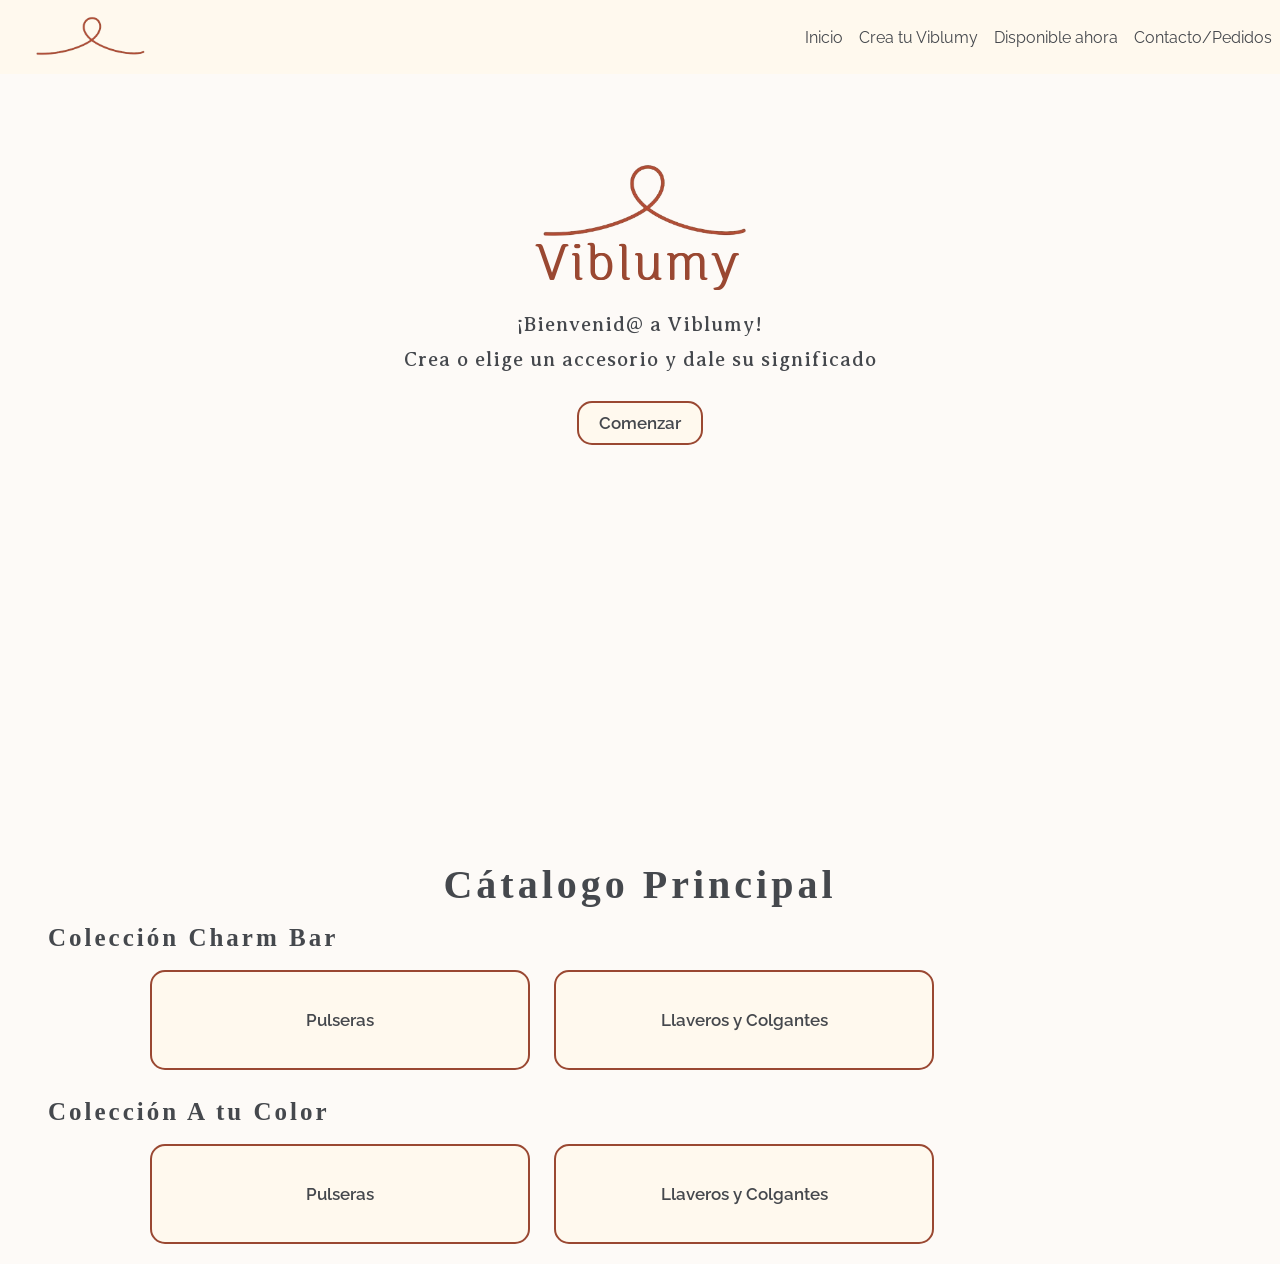
<file: index.html>
<!DOCTYPE html>
<html lang="en">

<head>
    <meta charset="UTF-8">
    <meta name="viewport" content="width=device-width, initial-scale=1.0">
    <title>Viblumy</title>
    <link rel="icon" href="images/viblumy_icon.ico">
    <link rel="stylesheet" href="https://cdn.jsdelivr.net/npm/bootstrap-icons@1.13.1/font/bootstrap-icons.min.css">
    <link rel="stylesheet" href="styles.css">
</head>

<body>
    <header>
        <img class="logo" src="./images/viblumy_icon.png" alt="Logo">
        <button id="abrir" class="abrir-menu"><i class="bi bi-list"></i></button>
        <nav class="nav" id="nav">
            <button class="cerrar-menu" id="cerrar"><i class="bi bi-x-circle"></i></button>
            <ul class="nav-list">
                <li><a href="index.html">Inicio</a></li>
                <li><a href="#catalogo">Crea tu Viblumy</a></li>
                <li><a href="v_disponib.html">Disponible ahora</a></li>
                <li><a href="v_contact.html">Contacto/Pedidos</a></li>
            </ul>
        </nav>
    </header>

    <section id="inicio">
        <div class="hero-content">
            <img class="logo-hero" src="images/viblumy_icon.png" alt="Logo">
            <h1 class="viblumy-hero">Viblumy</h1>
            <p class="txt-inicio">¡Bienvenid@ a Viblumy!</p>
            <p class="txt-inicio">Crea o elige un accesorio y dale su significado</p>
            <br>
            <button class="boton-comenzar"><span><a href="#catalogo" class="boton-comenza">Comenzar</a></span></button>
        </div>
    
    </section>
        <section id="catalogo">
        <h2 class="title-cat">Cátalogo Principal</h2>
        <h3 class="subt-cat">Colección Charm Bar</h3>
        <div class="charm-bar">
            <a class="btn boton-pulseras-charm" href="v_pulserasCB.html">Pulseras</a>
            <a class="btn boton-colgantes-charm" href="v_llaverosCB.html">Llaveros y Colgantes</a>
        <h3 class="subt-cat">Colección A tu Color</h3>
        <div class="chaquis">
            <a class="btn boton-pulseras-chaqui" href="v_pulserasCH.html">Pulseras</a>
            <a class="btn boton-colgantes-chaqui" href="v_llaverosCH.html">Llaveros y Colgantes</a>
        </div>
    </section>

    
    <script src="script.js"></script>

</body>

</html>
</file>
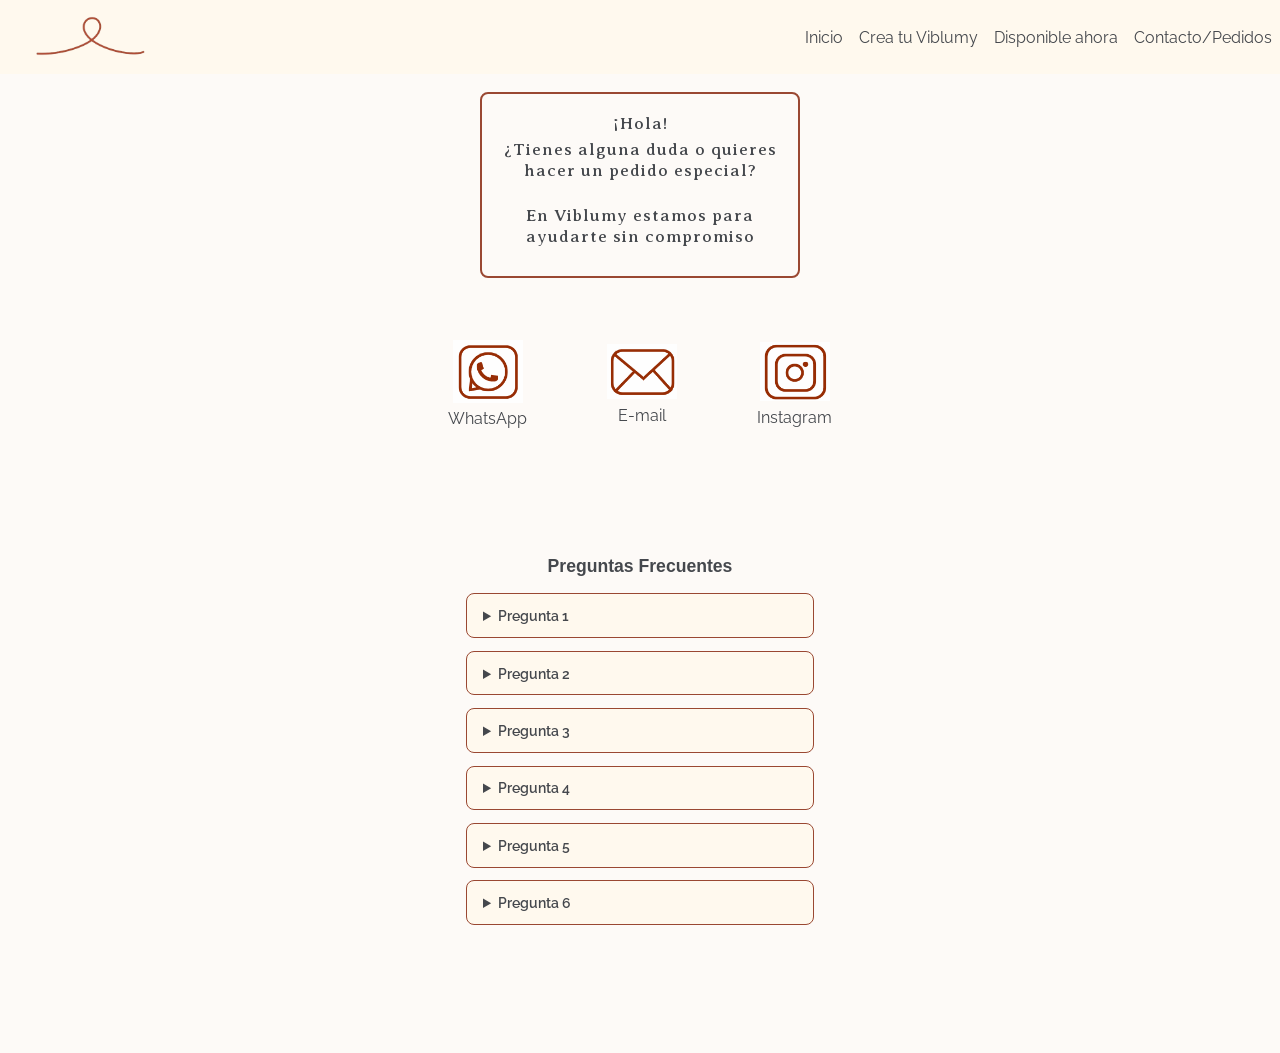
<file: v_contact.html>
<!DOCTYPE html>
<html lang="en">

<head>
    <meta charset="UTF-8">
    <meta name="viewport" content="width=device-width, initial-scale=1.0">
    <title>Viblumy</title>
    <link rel="icon" href="images/viblumy_icon.ico">
    <link rel="stylesheet" href="https://cdn.jsdelivr.net/npm/bootstrap-icons@1.13.1/font/bootstrap-icons.min.css">
    <link rel="stylesheet" href="styles.css">
</head>

<body>
    <header>
        <img class="logo" src="./images/viblumy_icon.png" alt="Logo">
        <button id="abrir" class="abrir-menu"><i class="bi bi-list"></i></button>
        <nav class="nav" id="nav">
            <button class="cerrar-menu" id="cerrar"><i class="bi bi-x-circle"></i></button>
            <ul class="nav-list">
                <li><a href="index.html">Inicio</a></li>
                <li><a href="index.html#catalogo">Crea tu Viblumy</a></li>
                <li><a href="v_disponib.html">Disponible ahora</a></li>
                <li><a href="v_contact.html">Contacto/Pedidos</a></li>
            </ul>
        </nav>
    </header>
    <script src="script.js"></script>

    <section class="contact">
        <div class="caja-mensaje">
            <p class="txtc txt-contacto1">¡Hola!</p>
            <p class="txtc txt-contacto">¿Tienes alguna duda o quieres hacer un pedido especial?</p>
            <br>
            <p class="txtc txt-contacto">En Viblumy estamos para ayudarte sin compromiso</p>
        </div>
        <div class="contenedor-btns-contacto">
            <a href="https://web.whatsapp.com/" target="_blank" class="btn-contacto">
                <img src="images/whatsapp_icon.png" alt="WhatsApp Icono">
                <span class="url-contacto">WhatsApp</span>
            </a>
            <a href="https://web.whatsapp.com/" target="_blank" class="btn-contacto">
                <img src="images/email_icon.png" alt="Email Icono">
                <span class="url-contacto">E-mail</span>
            </a>
            <a href="https://web.whatsapp.com/" target="_blank" class="btn-contacto">
                <img src="images/instagram_icon.png" alt="Instagram Icono">
                <span class="url-contacto">Instagram</span>
            </a>
        </div>
    </section>

    <section class="seccion-faq">
        <h3>Preguntas Frecuentes</h3>
        <details class="faq-item">
            <summary>Pregunta 1</summary>
            <p>Respuesta 1</p>
        </details>
        <details class="faq-item">
            <summary>Pregunta 2</summary>
            <p>Respuesta 2</p>
        </details>
        <details class="faq-item">
            <summary>Pregunta 3</summary>
            <p>Respuesta 3</p>
        </details>
        <details class="faq-item">
            <summary>Pregunta 4</summary>
            <p>Respuesta 4</p>
        </details>
        <details class="faq-item">
            <summary>Pregunta 5</summary>
            <p>Respuesta 5</p>
        </details>
        <details class="faq-item">
            <summary>Pregunta 6</summary>
            <p>Respuesta 6</p>
        </details>
    </section>

</body>

</html>
</file>
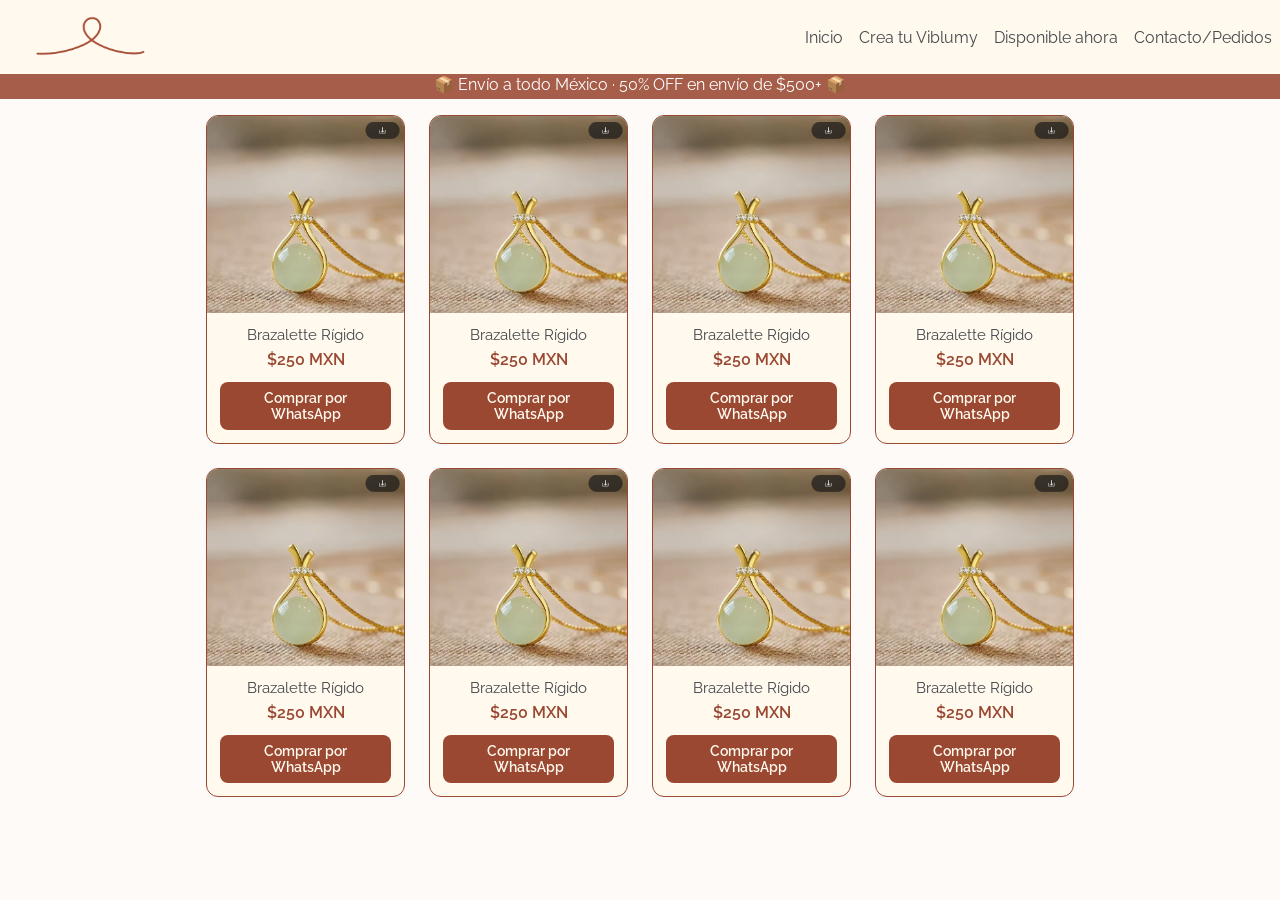
<file: v_disponib.html>
<!DOCTYPE html>
<html lang="en">

<head>
    <meta charset="UTF-8">
    <meta name="viewport" content="width=device-width, initial-scale=1.0">
    <title>Viblumy</title>
    <link rel="icon" href="images/viblumy_icon.ico">
    <link rel="stylesheet" href="https://cdn.jsdelivr.net/npm/bootstrap-icons@1.13.1/font/bootstrap-icons.min.css">
    <link rel="stylesheet" href="styles.css">
</head>

<body>

    <header>
        <img class="logo" src="./images/viblumy_icon.png" alt="Logo">
        <button id="abrir" class="abrir-menu"><i class="bi bi-list"></i></button>
        <nav class="nav" id="nav">
            <button class="cerrar-menu" id="cerrar"><i class="bi bi-x-circle"></i></button>
            <ul class="nav-list">
                <li><a href="index.html">Inicio</a></li>
                <li><a href="index.html#catalogo">Crea tu Viblumy</a></li>
                <li><a href="v_disponib.html">Disponible ahora</a></li>
                <li><a href="v_contact.html">Contacto/Pedidos</a></li>
            </ul>
        </nav>
    </header>

    <div class="marquesina">
    <p> 📦 Envío a todo México · 50% OFF en envío de $500+ 📦 </p>
  </div>

    <!-- <div class="filtros-disponible">
        <button class="btn-filtro-da activa" data-cat="todos">Todos</button>
        <button class="btn-filtro-da" data-cat="joyeria">Joyería</button>
        <button class="btn-filtro-da" data-cat="viblumy">Diseños de Viblumy</button>
    </div>-->

    <section class="catalogo-grid">
        <article class="tarjeta-producto tarjeta-disponible" data-cat="joyeria">
            <img src="images/DijeCorazon.png" alt="Dije Corazón" class="producto-img">
            <div class="producto-info">
                <h3 class="producto-titulo">Brazalette Rígido</h3>
                <p class="producto-precio">$250 MXN</p>

                <button type="button" class="btn-comprar btn-comprar-directo" data-nombre="Brazalette Rígido"
                    data-precio="250">
                    Comprar por WhatsApp
                </button>
            </div>
        </article>
        <article class="tarjeta-producto tarjeta-disponible" data-cat="viblumy">
            <img src="images/DijeCorazon.png" alt="Dije Corazón" class="producto-img">
            <div class="producto-info">
                <h3 class="producto-titulo">Brazalette Rígido</h3>
                <p class="producto-precio">$250 MXN</p>

                <button type="button" class="btn-comprar btn-comprar-directo" data-nombre="Brazalette Rígido"
                    data-precio="250">
                    Comprar por WhatsApp
                </button>
            </div>
        </article>
        <article class="tarjeta-producto tarjeta-disponible" data-cat="joyeria">
            <img src="images/DijeCorazon.png" alt="Dije Corazón" class="producto-img">
            <div class="producto-info">
                <h3 class="producto-titulo">Brazalette Rígido</h3>
                <p class="producto-precio">$250 MXN</p>

                <button type="button" class="btn-comprar btn-comprar-directo" data-nombre="Brazalette Rígido"
                    data-precio="250">
                    Comprar por WhatsApp
                </button>
            </div>
        </article>
        <article class="tarjeta-producto tarjeta-disponible" data-cat="viblumy">
            <img src="images/DijeCorazon.png" alt="Dije Corazón" class="producto-img">
            <div class="producto-info">
                <h3 class="producto-titulo">Brazalette Rígido</h3>
                <p class="producto-precio">$250 MXN</p>

                <button type="button" class="btn-comprar btn-comprar-directo" data-nombre="Brazalette Rígido"
                    data-precio="250">
                    Comprar por WhatsApp
                </button>
            </div>
        </article>
        <article class="tarjeta-producto tarjeta-disponible" data-cat="joyeria">
            <img src="images/DijeCorazon.png" alt="Dije Corazón" class="producto-img">
            <div class="producto-info">
                <h3 class="producto-titulo">Brazalette Rígido</h3>
                <p class="producto-precio">$250 MXN</p>

                <button type="button" class="btn-comprar btn-comprar-directo" data-nombre="Brazalette Rígido"
                    data-precio="250">
                    Comprar por WhatsApp
                </button>
            </div>
        </article>
        <article class="tarjeta-producto tarjeta-disponible" data-cat="viblumy">
            <img src="images/DijeCorazon.png" alt="Dije Corazón" class="producto-img">
            <div class="producto-info">
                <h3 class="producto-titulo">Brazalette Rígido</h3>
                <p class="producto-precio">$250 MXN</p>

                <button type="button" class="btn-comprar btn-comprar-directo" data-nombre="Brazalette Rígido"
                    data-precio="250">
                    Comprar por WhatsApp
                </button>
            </div>
        </article>
        <article class="tarjeta-producto tarjeta-disponible" data-cat="joyeria">
            <img src="images/DijeCorazon.png" alt="Dije Corazón" class="producto-img">
            <div class="producto-info">
                <h3 class="producto-titulo">Brazalette Rígido</h3>
                <p class="producto-precio">$250 MXN</p>

                <button type="button" class="btn-comprar btn-comprar-directo" data-nombre="Brazalette Rígido"
                    data-precio="250">
                    Comprar por WhatsApp
                </button>
            </div>
        </article>
        <article class="tarjeta-producto tarjeta-disponible" data-cat="viblumy">
            <img src="images/DijeCorazon.png" alt="Dije Corazón" class="producto-img">
            <div class="producto-info">
                <h3 class="producto-titulo">Brazalette Rígido</h3>
                <p class="producto-precio">$250 MXN</p>

                <button type="button" class="btn-comprar btn-comprar-directo" data-nombre="Brazalette Rígido"
                    data-precio="250">
                    Comprar por WhatsApp
                </button>
            </div>
        </article>
    </section>

    <script src="script.js"></script>

</body>

</html>
</file>
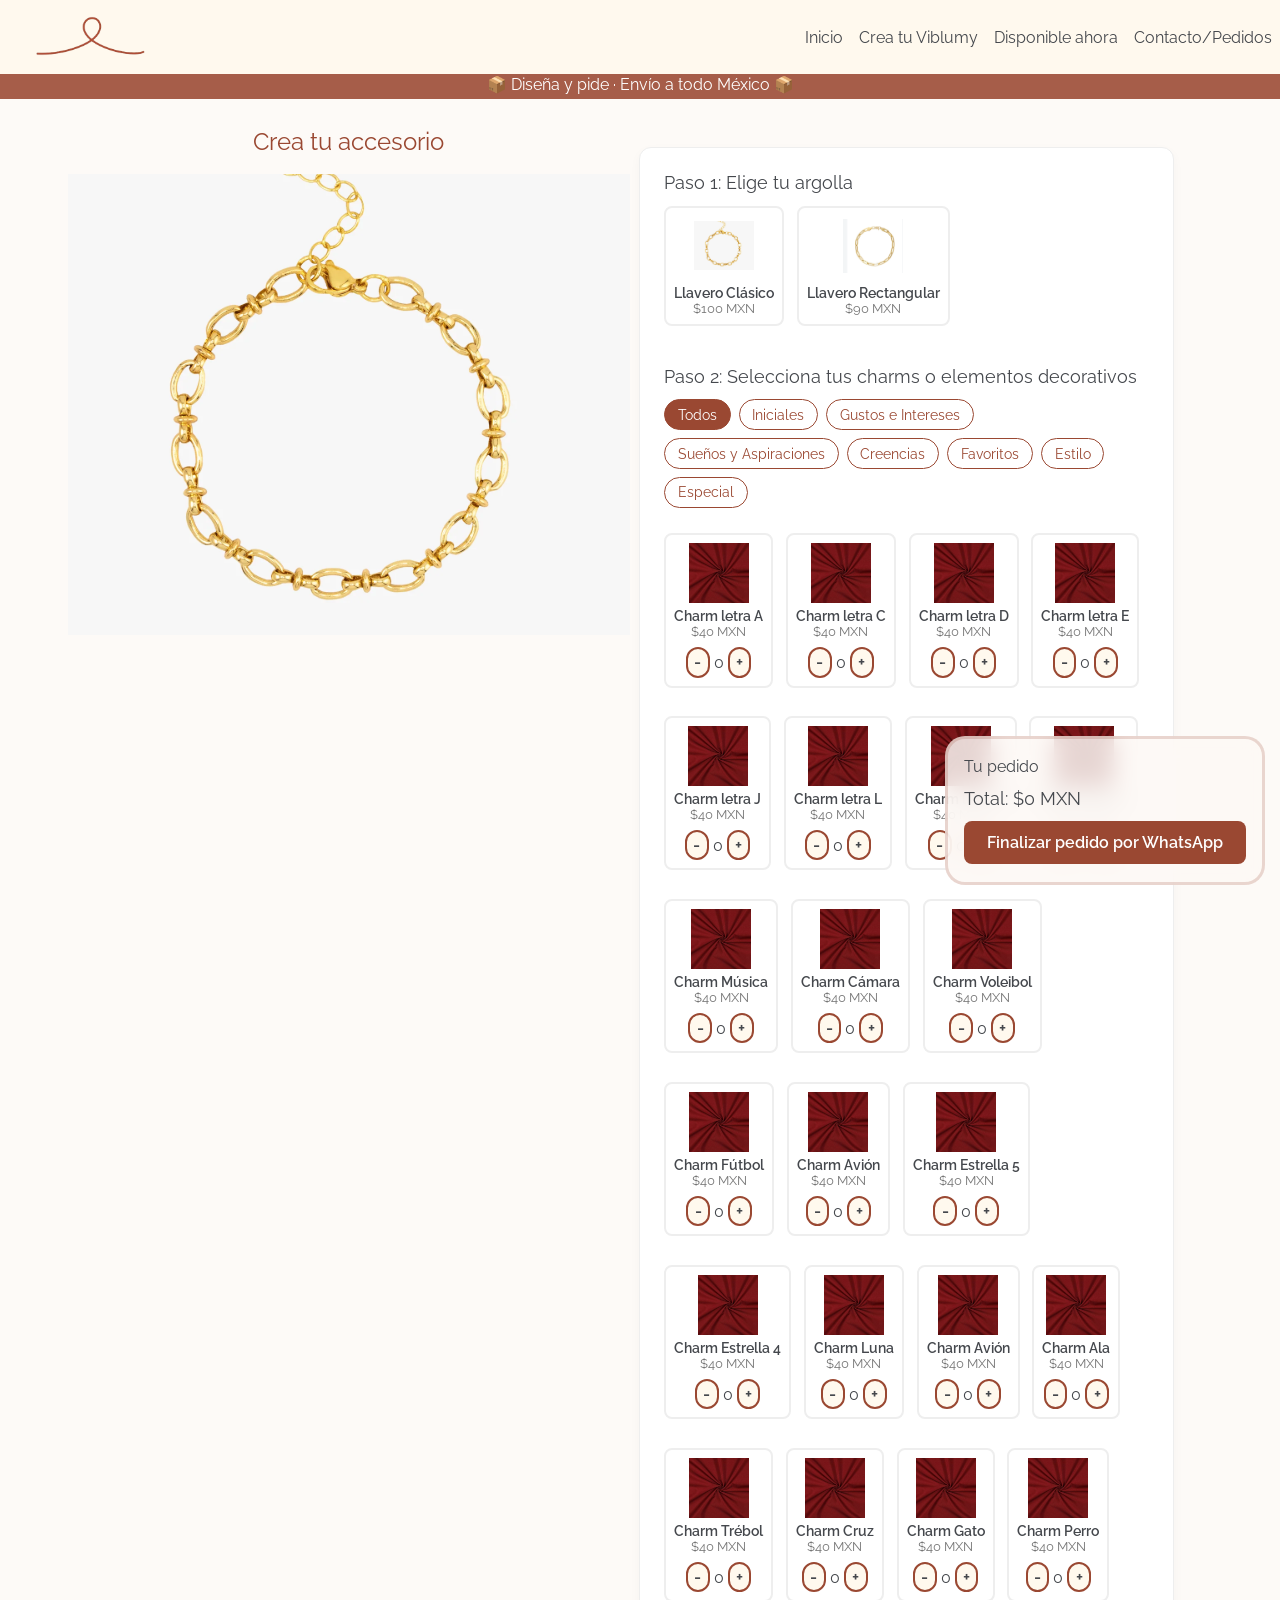
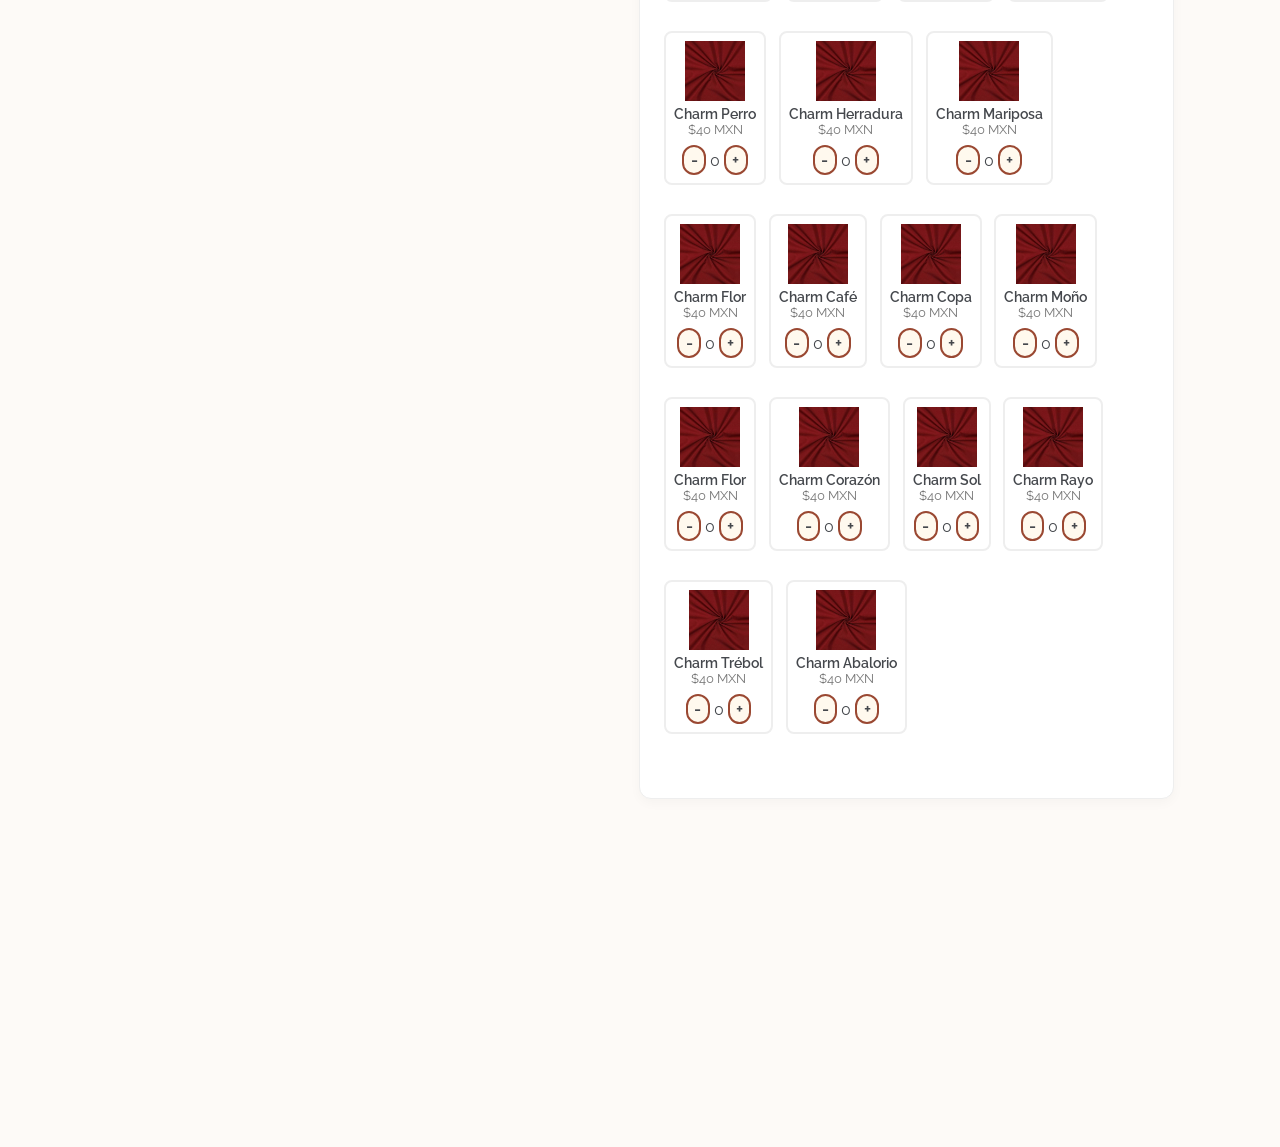
<file: v_llaverosCB.html>
<!DOCTYPE html>
<html lang="es">

<head>
  <meta charset="UTF-8">
  <meta name="viewport" content="width=device-width, initial-scale=1.0">
  <title>Viblumy</title>
  <link rel="icon" href="images/viblumy_icon.ico">
  <link rel="stylesheet" href="https://cdn.jsdelivr.net/npm/bootstrap-icons@1.13.1/font/bootstrap-icons.min.css">
  <link rel="stylesheet" href="styles.css">
</head>

<body>
  <header>
    <img class="logo" src="./images/viblumy_icon.png" alt="Logo">
    <button id="abrir" class="abrir-menu"><i class="bi bi-list"></i></button>
    <nav class="nav" id="nav">
      <button class="cerrar-menu" id="cerrar"><i class="bi bi-x-circle"></i></button>
      <ul class="nav-list">
        <li><a href="index.html">Inicio</a></li>
        <li><a href="index.html#catalogo">Crea tu Viblumy</a></li>
        <li><a href="v_disponib.html">Disponible ahora</a></li>
        <li><a href="v_contact.html">Contacto/Pedidos</a></li>
      </ul>
    </nav>
  </header>

  <div class="marquesina">
    <p>📦 Diseña y pide · Envío a todo México 📦</p>
  </div>

  <main class="personalizador-wrapper">
    <!-- COLUMNA IZQUIERDA: LIENZO Y PREVISUALIZACIÓN -->
    <section class="lienzo-seccion">
      <h3 class="titulo-lienzo">Crea tu accesorio</h3>
      <div class="lienzo-contenedor">
        <!-- Foto de la base seleccionada -->
        <img id="pulsera-actual" src="images/pulsera.png" alt="Base Llavero" class="img-base">
      </div>
    </section>

    <!-- TICKET FLOTANTE / LATERAL (INICIALIZADO VACÍO) -->
    <aside class="ticket-sección">
      <div class="ticket-flotante">
        <div class="ticket-contenido">
          <h3>Tu pedido</h3>

          <div id="lista-pedido"></div>

          <div class="ticket-total">
            <strong>Total: <span id="precio-total">$0 MXN</span></strong>
          </div>

          <button id="btn-whatsapp" class="btn-finalizar">
            Finalizar pedido por WhatsApp
          </button>
        </div>
      </div>
    </aside>

    <!-- COLUMNA DERECHA: PANEL DE OPCIONES -->
    <section class="panel-seccion">

      <!-- 1. SELECCIONAR BASE DE LLAVERO -->
      <div class="bloque-opcion">
        <h3 class="subtitulo-seccion">Paso 1: Elige tu argolla</h3>
        <div class="pulsera-grid">
          <!-- Llavero Base 1 -->
          <div class="tarjeta-pulsera" data-nombre="Llavero Clásico" data-estilo="clasica" data-img="images/pulsera.png"
            data-tipo="llavero">
            <img src="images/pulsera.png" alt="Llavero Clásico">
            <p class="nombre">Llavero Clásico</p>
            <p class="precio">$100 MXN</p>
          </div>
          <!-- Llavero Base 2 -->
          <div class="tarjeta-pulsera" data-nombre="Llavero Rectangular" data-estilo="rectangular"
            data-img="images/pulsera2.png" data-tipo="llavero">
            <img src="images/pulsera2.png" alt="Llavero Rectangular">
            <p class="nombre">Llavero Rectangular</p>
            <p class="precio">$90 MXN</p>
          </div>
        </div>
      </div> <!-- Fin Paso 1 -->

      <!-- 2. SELECCIONAR CHARMS o ELEMENTOS DECORATIVOS -->
      <div class="bloque-opcion">
        <h3 class="subtitulo-seccion">Paso 2: Selecciona tus charms o elementos decorativos</h3>

        <div class="filtros-contenedor">
          <!-- Pestañas Principales (Categorías) -->
          <div class="pestañas-categorias">
            <button class="btn-cat activa" data-cat="todos">Todos</button>
            <button class="btn-cat" data-cat="iniciales">Iniciales</button>
            <button class="btn-cat" data-cat="gustos">Gustos e Intereses</button>
            <button class="btn-cat" data-cat="sueños">Sueños y Aspiraciones</button>
            <button class="btn-cat" data-cat="creencias">Creencias</button>
            <button class="btn-cat" data-cat="favoritos">Favoritos</button>
            <button class="btn-cat" data-cat="estilo">Estilo</button>
            <button class="btn-cat" data-cat="especial">Especial</button>
          </div>

          <!-- Cuadrícula de charms -->
          <div class="charm-grid" id="catalogo-charms">
            <!-- Dijes Iniciales -->
            <div class="tarjeta-charm" data-id="charm-A" data-nombre="Charm letra A" data-cat="iniciales"
              data-img="images/dijes.jpeg">
              <img src="images/dijes.jpeg" alt="letra A">
              <p class="nombre">Charm letra A</p>
              <p class="precio">$40 MXN</p>
              <div class="contador-box">
                <button class="btn-cant btn-restar">-</button>
                <span class="cant-num">0</span>
                <button class="btn-cant btn-sumar">+</button>
              </div>
            </div>
            <div class="tarjeta-charm" data-id="charm-C" data-nombre="Charm letra C" data-cat="iniciales"
              data-img="images/dijes.jpeg">
              <img src="images/dijes.jpeg" alt="letra C">
              <p class="nombre">Charm letra C</p>
              <p class="precio">$40 MXN</p>
              <div class="contador-box">
                <button class="btn-cant btn-restar">-</button>
                <span class="cant-num">0</span>
                <button class="btn-cant btn-sumar">+</button>
              </div>
            </div>
            <div class="tarjeta-charm" data-id="charm-D" data-nombre="Charm letra D" data-cat="iniciales"
              data-img="images/dijes.jpeg">
              <img src="images/dijes.jpeg" alt="letra D">
              <p class="nombre">Charm letra D</p>
              <p class="precio">$40 MXN</p>
              <div class="contador-box">
                <button class="btn-cant btn-restar">-</button>
                <span class="cant-num">0</span>
                <button class="btn-cant btn-sumar">+</button>
              </div>
            </div>
            <div class="tarjeta-charm" data-id="charm-E" data-nombre="Charm letra E" data-cat="iniciales"
              data-img="images/dijes.jpeg">
              <img src="images/dijes.jpeg" alt="letra E">
              <p class="nombre">Charm letra E</p>
              <p class="precio">$40 MXN</p>
              <div class="contador-box">
                <button class="btn-cant btn-restar">-</button>
                <span class="cant-num">0</span>
                <button class="btn-cant btn-sumar">+</button>
              </div>
            </div>
            <div class="tarjeta-charm" data-id="charm-J" data-nombre="Charm letra J" data-cat="iniciales"
              data-img="images/dijes.jpeg">
              <img src="images/dijes.jpeg" alt="letra J">
              <p class="nombre">Charm letra J</p>
              <p class="precio">$40 MXN</p>
              <div class="contador-box">
                <button class="btn-cant btn-restar">-</button>
                <span class="cant-num">0</span>
                <button class="btn-cant btn-sumar">+</button>
              </div>
            </div>
            <div class="tarjeta-charm" data-id="charm-L" data-nombre="Charm letra L" data-cat="iniciales"
              data-img="images/dijes.jpeg">
              <img src="images/dijes.jpeg" alt="letra L">
              <p class="nombre">Charm letra L</p>
              <p class="precio">$40 MXN</p>
              <div class="contador-box">
                <button class="btn-cant btn-restar">-</button>
                <span class="cant-num">0</span>
                <button class="btn-cant btn-sumar">+</button>
              </div>
            </div>
            <div class="tarjeta-charm" data-id="charm-M" data-nombre="Charm letra M" data-cat="iniciales"
              data-img="images/dijes.jpeg">
              <img src="images/dijes.jpeg" alt="letra M">
              <p class="nombre">Charm letra M</p>
              <p class="precio">$40 MXN</p>
              <div class="contador-box">
                <button class="btn-cant btn-restar">-</button>
                <span class="cant-num">0</span>
                <button class="btn-cant btn-sumar">+</button>
              </div>
            </div>
            <div class="tarjeta-charm" data-id="charm-S" data-nombre="Charm letra S" data-cat="iniciales"
              data-img="images/dijes.jpeg">
              <img src="images/dijes.jpeg" alt="letra S">
              <p class="nombre">Charm letra A</p>
              <p class="precio">$40 MXN</p>
              <div class="contador-box">
                <button class="btn-cant btn-restar">-</button>
                <span class="cant-num">0</span>
                <button class="btn-cant btn-sumar">+</button>
              </div>
            </div>

            <!-- Dijes Gustos e Intereses-->
            <div class="tarjeta-charm" data-id="charm-Música" data-nombre="Charm Música" data-cat="gustos"
              data-img="images/dijes.jpeg">
              <img src="images/dijes.jpeg" alt="Música">
              <p class="nombre">Charm Música</p>
              <p class="precio">$40 MXN</p>
              <div class="contador-box">
                <button class="btn-cant btn-restar">-</button>
                <span class="cant-num">0</span>
                <button class="btn-cant btn-sumar">+</button>
              </div>
            </div>
            <div class="tarjeta-charm" data-id="charm-Cámara" data-nombre="Charm Cámara" data-cat="gustos"
              data-img="images/dijes.jpeg">
              <img src="images/dijes.jpeg" alt="Cámara">
              <p class="nombre">Charm Cámara</p>
              <p class="precio">$40 MXN</p>
              <div class="contador-box">
                <button class="btn-cant btn-restar">-</button>
                <span class="cant-num">0</span>
                <button class="btn-cant btn-sumar">+</button>
              </div>
            </div>
            <div class="tarjeta-charm" data-id="charm-DeporteVoli" data-nombre="Charm Voleibol" data-cat="gustos"
              data-img="images/dijes.jpeg">
              <img src="images/dijes.jpeg" alt="Voleibol">
              <p class="nombre">Charm Voleibol</p>
              <p class="precio">$40 MXN</p>
              <div class="contador-box">
                <button class="btn-cant btn-restar">-</button>
                <span class="cant-num">0</span>
                <button class="btn-cant btn-sumar">+</button>
              </div>
            </div>
            <div class="tarjeta-charm" data-id="charm-DeporteFut" data-nombre="Charm Fútbol" data-cat="gustos"
              data-img="images/dijes.jpeg">
              <img src="images/dijes.jpeg" alt="Fútbol">
              <p class="nombre">Charm Fútbol</p>
              <p class="precio">$40 MXN</p>
              <div class="contador-box">
                <button class="btn-cant btn-restar">-</button>
                <span class="cant-num">0</span>
                <button class="btn-cant btn-sumar">+</button>
              </div>
            </div>
            <div class="tarjeta-charm" data-id="charm-Avión" data-nombre="Charm Avión" data-cat="gustos"
              data-img="images/dijes.jpeg">
              <img src="images/dijes.jpeg" alt="Avión">
              <p class="nombre">Charm Avión</p>
              <p class="precio">$40 MXN</p>
              <div class="contador-box">
                <button class="btn-cant btn-restar">-</button>
                <span class="cant-num">0</span>
                <button class="btn-cant btn-sumar">+</button>
              </div>
            </div>

            <!-- Dijes Sueños y Aspiraciones -->
            <div class="tarjeta-charm" data-id="charm-Estrella5" data-nombre="Charm Estrella5" data-cat="sueños"
              data-img="images/dijes.jpeg">
              <img src="images/dijes.jpeg" alt="Estrella5">
              <p class="nombre">Charm Estrella 5</p>
              <p class="precio">$40 MXN</p>
              <div class="contador-box">
                <button class="btn-cant btn-restar">-</button>
                <span class="cant-num">0</span>
                <button class="btn-cant btn-sumar">+</button>
              </div>
            </div>
            <div class="tarjeta-charm" data-id="charm-Estrella4" data-nombre="Charm Estrella4" data-cat="sueños"
              data-img="images/dijes.jpeg">
              <img src="images/dijes.jpeg" alt="Estrella4">
              <p class="nombre">Charm Estrella 4</p>
              <p class="precio">$40 MXN</p>
              <div class="contador-box">
                <button class="btn-cant btn-restar">-</button>
                <span class="cant-num">0</span>
                <button class="btn-cant btn-sumar">+</button>
              </div>
            </div>
            <div class="tarjeta-charm" data-id="charm-Luna" data-nombre="Charm Luna" data-cat="sueños"
              data-img="images/dijes.jpeg">
              <img src="images/dijes.jpeg" alt="Luna">
              <p class="nombre">Charm Luna</p>
              <p class="precio">$40 MXN</p>
              <div class="contador-box">
                <button class="btn-cant btn-restar">-</button>
                <span class="cant-num">0</span>
                <button class="btn-cant btn-sumar">+</button>
              </div>
            </div>
            <div class="tarjeta-charm" data-id="charm-Avión" data-nombre="Charm Avión" data-cat="sueños"
              data-img="images/dijes.jpeg">
              <img src="images/dijes.jpeg" alt="Avión">
              <p class="nombre">Charm Avión</p>
              <p class="precio">$40 MXN</p>
              <div class="contador-box">
                <button class="btn-cant btn-restar">-</button>
                <span class="cant-num">0</span>
                <button class="btn-cant btn-sumar">+</button>
              </div>
            </div>


            <!-- Dijes Creencias -->
            <div class="tarjeta-charm" data-id="charm-Ala" data-nombre="Charm Ala" data-cat="creencias"
              data-img="images/dijes.jpeg">
              <img src="images/dijes.jpeg" alt="Ala">
              <p class="nombre">Charm Ala</p>
              <p class="precio">$40 MXN</p>
              <div class="contador-box">
                <button class="btn-cant btn-restar">-</button>
                <span class="cant-num">0</span>
                <button class="btn-cant btn-sumar">+</button>
              </div>
            </div>
            <div class="tarjeta-charm" data-id="charm-Trébol" data-nombre="Charm Trébol" data-cat="creencias"
              data-img="images/dijes.jpeg">
              <img src="images/dijes.jpeg" alt="Trébol">
              <p class="nombre">Charm Trébol</p>
              <p class="precio">$40 MXN</p>
              <div class="contador-box">
                <button class="btn-cant btn-restar">-</button>
                <span class="cant-num">0</span>
                <button class="btn-cant btn-sumar">+</button>
              </div>
            </div>
            <div class="tarjeta-charm" data-id="charm-Cruz" data-nombre="Charm Cruz" data-cat="creencias"
              data-img="images/dijes.jpeg">
              <img src="images/dijes.jpeg" alt="Cruz">
              <p class="nombre">Charm Cruz</p>
              <p class="precio">$40 MXN</p>
              <div class="contador-box">
                <button class="btn-cant btn-restar">-</button>
                <span class="cant-num">0</span>
                <button class="btn-cant btn-sumar">+</button>
              </div>
            </div>

            <!-- Dijes Favoritos -->
            <div class="tarjeta-charm" data-id="charm-Gato" data-nombre="Charm Gato" data-cat="favoritos"
              data-img="images/dijes.jpeg">
              <img src="images/dijes.jpeg" alt="Gato">
              <p class="nombre">Charm Gato</p>
              <p class="precio">$40 MXN</p>
              <div class="contador-box">
                <button class="btn-cant btn-restar">-</button>
                <span class="cant-num">0</span>
                <button class="btn-cant btn-sumar">+</button>
              </div>
            </div>
            <div class="tarjeta-charm" data-id="charm-Perro" data-nombre="Charm Perro" data-cat="favoritos"
              data-img="images/dijes.jpeg">
              <img src="images/dijes.jpeg" alt="Perro">
              <p class="nombre">Charm Perro</p>
              <p class="precio">$40 MXN</p>
              <div class="contador-box">
                <button class="btn-cant btn-restar">-</button>
                <span class="cant-num">0</span>
                <button class="btn-cant btn-sumar">+</button>
              </div>
            </div>
            <div class="tarjeta-charm" data-id="charm-Perro" data-nombre="Charm Perro" data-cat="favoritos"
              data-img="images/dijes.jpeg">
              <img src="images/dijes.jpeg" alt="Perro">
              <p class="nombre">Charm Perro</p>
              <p class="precio">$40 MXN</p>
              <div class="contador-box">
                <button class="btn-cant btn-restar">-</button>
                <span class="cant-num">0</span>
                <button class="btn-cant btn-sumar">+</button>
              </div>
            </div>
            <div class="tarjeta-charm" data-id="charm-Herradura" data-nombre="Charm Herradura" data-cat="favoritos"
              data-img="images/dijes.jpeg">
              <img src="images/dijes.jpeg" alt="Herradura">
              <p class="nombre">Charm Herradura</p>
              <p class="precio">$40 MXN</p>
              <div class="contador-box">
                <button class="btn-cant btn-restar">-</button>
                <span class="cant-num">0</span>
                <button class="btn-cant btn-sumar">+</button>
              </div>
            </div>
            <div class="tarjeta-charm" data-id="charm-Mariposa" data-nombre="Charm Mariposa" data-cat="favoritos"
              data-img="images/dijes.jpeg">
              <img src="images/dijes.jpeg" alt="Mariposa">
              <p class="nombre">Charm Mariposa</p>
              <p class="precio">$40 MXN</p>
              <div class="contador-box">
                <button class="btn-cant btn-restar">-</button>
                <span class="cant-num">0</span>
                <button class="btn-cant btn-sumar">+</button>
              </div>
            </div>
            <div class="tarjeta-charm" data-id="charm-Flor" data-nombre="Charm Flor" data-cat="favoritos"
              data-img="images/dijes.jpeg">
              <img src="images/dijes.jpeg" alt="Flor">
              <p class="nombre">Charm Flor</p>
              <p class="precio">$40 MXN</p>
              <div class="contador-box">
                <button class="btn-cant btn-restar">-</button>
                <span class="cant-num">0</span>
                <button class="btn-cant btn-sumar">+</button>
              </div>
            </div>
            <div class="tarjeta-charm" data-id="charm-Café" data-nombre="Charm Café" data-cat="favoritos"
              data-img="images/dijes.jpeg">
              <img src="images/dijes.jpeg" alt="Café">
              <p class="nombre">Charm Café</p>
              <p class="precio">$40 MXN</p>
              <div class="contador-box">
                <button class="btn-cant btn-restar">-</button>
                <span class="cant-num">0</span>
                <button class="btn-cant btn-sumar">+</button>
              </div>
            </div>
            <div class="tarjeta-charm" data-id="charm-Copa" data-nombre="Charm Copa" data-cat="favoritos"
              data-img="images/dijes.jpeg">
              <img src="images/dijes.jpeg" alt="Copa">
              <p class="nombre">Charm Copa</p>
              <p class="precio">$40 MXN</p>
              <div class="contador-box">
                <button class="btn-cant btn-restar">-</button>
                <span class="cant-num">0</span>
                <button class="btn-cant btn-sumar">+</button>
              </div>
            </div>

            <!-- Dijes Estilo -->
            <div class="tarjeta-charm" data-id="charm-Moño" data-nombre="Charm Moño" data-cat="estilo"
              data-img="images/dijes.jpeg">
              <img src="images/dijes.jpeg" alt="Moño">
              <p class="nombre">Charm Moño</p>
              <p class="precio">$40 MXN</p>
              <div class="contador-box">
                <button class="btn-cant btn-restar">-</button>
                <span class="cant-num">0</span>
                <button class="btn-cant btn-sumar">+</button>
              </div>
            </div>
            <div class="tarjeta-charm" data-id="charm-Flor" data-nombre="Charm Flor" data-cat="estilo"
              data-img="images/dijes.jpeg">
              <img src="images/dijes.jpeg" alt="Flor">
              <p class="nombre">Charm Flor</p>
              <p class="precio">$40 MXN</p>
              <div class="contador-box">
                <button class="btn-cant btn-restar">-</button>
                <span class="cant-num">0</span>
                <button class="btn-cant btn-sumar">+</button>
              </div>
            </div>
            <div class="tarjeta-charm" data-id="charm-Corazón" data-nombre="Charm Corazón" data-cat="estilo"
              data-img="images/dijes.jpeg">
              <img src="images/dijes.jpeg" alt="Corazón">
              <p class="nombre">Charm Corazón</p>
              <p class="precio">$40 MXN</p>
              <div class="contador-box">
                <button class="btn-cant btn-restar">-</button>
                <span class="cant-num">0</span>
                <button class="btn-cant btn-sumar">+</button>
              </div>
            </div>
            <div class="tarjeta-charm" data-id="charm-Sol" data-nombre="Charm Sol" data-cat="estilo"
              data-img="images/dijes.jpeg">
              <img src="images/dijes.jpeg" alt="Sol">
              <p class="nombre">Charm Sol</p>
              <p class="precio">$40 MXN</p>
              <div class="contador-box">
                <button class="btn-cant btn-restar">-</button>
                <span class="cant-num">0</span>
                <button class="btn-cant btn-sumar">+</button>
              </div>
            </div>
            <div class="tarjeta-charm" data-id="charm-Rayo" data-nombre="Charm Rayo" data-cat="estilo"
              data-img="images/dijes.jpeg">
              <img src="images/dijes.jpeg" alt="Rayo">
              <p class="nombre">Charm Rayo</p>
              <p class="precio">$40 MXN</p>
              <div class="contador-box">
                <button class="btn-cant btn-restar">-</button>
                <span class="cant-num">0</span>
                <button class="btn-cant btn-sumar">+</button>
              </div>
            </div>
            <div class="tarjeta-charm" data-id="charm-Trébol" data-nombre="Charm Trébol" data-cat="estilo"
              data-img="images/dijes.jpeg">
              <img src="images/dijes.jpeg" alt="Trébol">
              <p class="nombre">Charm Trébol</p>
              <p class="precio">$40 MXN</p>
              <div class="contador-box">
                <button class="btn-cant btn-restar">-</button>
                <span class="cant-num">0</span>
                <button class="btn-cant btn-sumar">+</button>
              </div>
            </div>

            <!-- Dijes Especial -->
            <div class="tarjeta-charm" data-id="charm-Abalorio" data-nombre="Charm Abalorio" data-cat="estilo"
              data-img="images/dijes.jpeg">
              <img src="images/dijes.jpeg" alt="Abalorio">
              <p class="nombre">Charm Abalorio</p>
              <p class="precio">$40 MXN</p>
              <div class="contador-box">
                <button class="btn-cant btn-restar">-</button>
                <span class="cant-num">0</span>
                <button class="btn-cant btn-sumar">+</button>
              </div>
            </div>

          </div> <!-- Fin catalogo-charms -->
        </div> <!-- Fin filtros-contenedor -->
      </div> <!-- Fin Paso 2 -->

    </section> <!-- Fin panel-seccion -->

  </main>

  <script src="script.js"></script>

  <div style="height: 120px;"></div>
  <div style="height: 20vh; min-height: 140px;"></div>
</body>

</html>
</file>
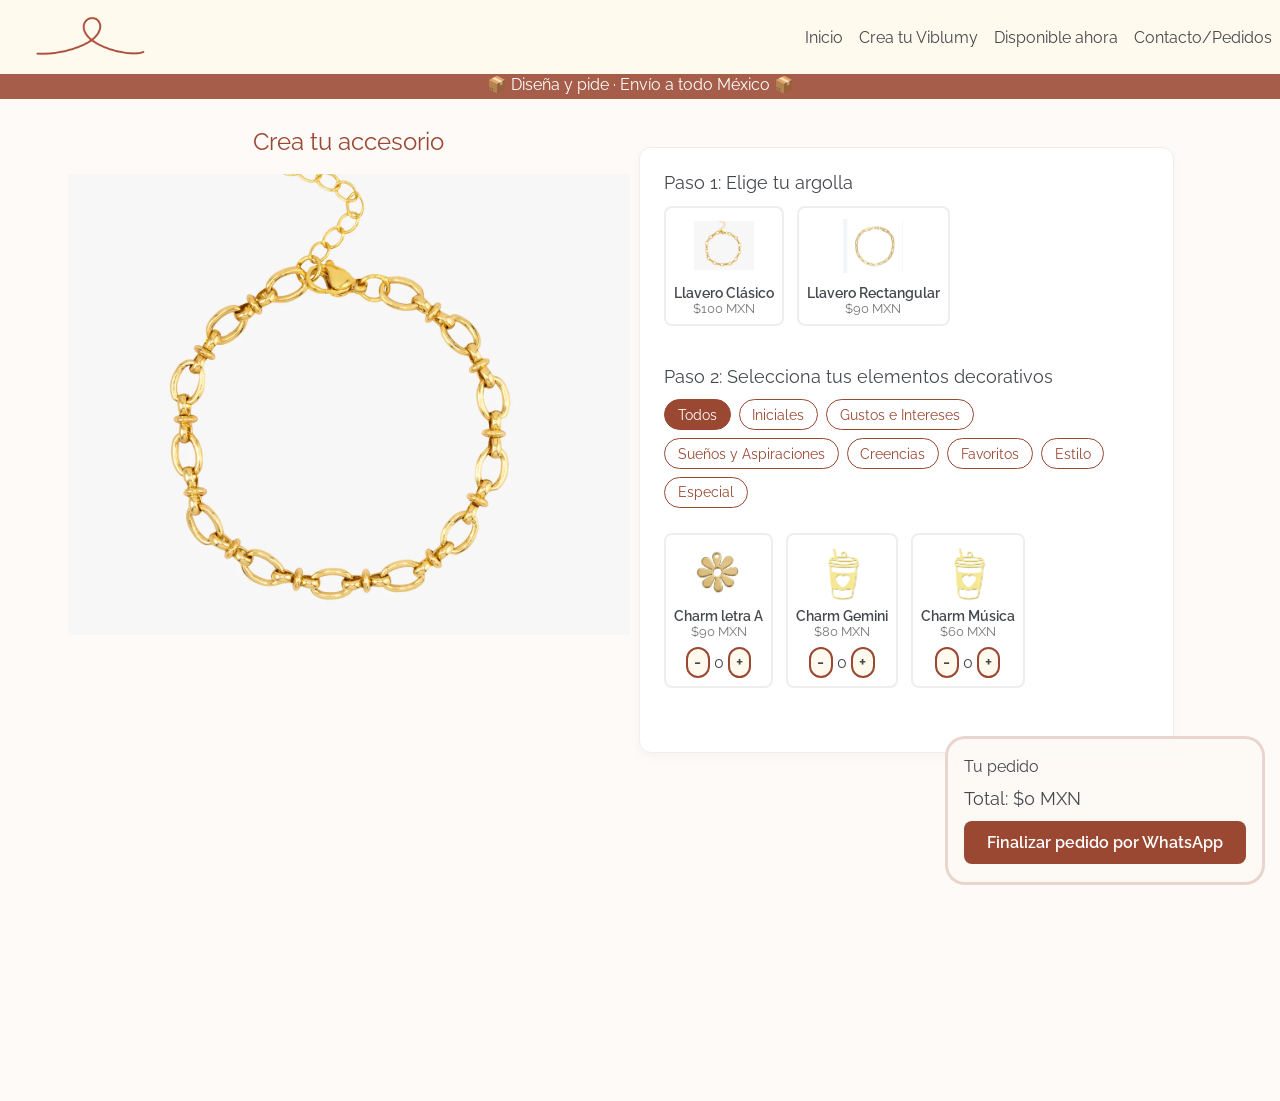
<file: v_llaverosCH.html>
<!DOCTYPE html>
<html lang="es">

<head>
  <meta charset="UTF-8">
  <meta name="viewport" content="width=device-width, initial-scale=1.0">
  <title>Viblumy</title>
  <link rel="icon" href="images/viblumy_icon.ico">
  <link rel="stylesheet" href="https://cdn.jsdelivr.net/npm/bootstrap-icons@1.13.1/font/bootstrap-icons.min.css">
  <link rel="stylesheet" href="styles.css">
</head>

<body>
  <header>
    <img class="logo" src="./images/viblumy_icon.png" alt="Logo">
    <button id="abrir" class="abrir-menu"><i class="bi bi-list"></i></button>
    <nav class="nav" id="nav">
      <button class="cerrar-menu" id="cerrar"><i class="bi bi-x-circle"></i></button>
      <ul class="nav-list">
        <li><a href="index.html">Inicio</a></li>
        <li><a href="index.html#catalogo">Crea tu Viblumy</a></li>
        <li><a href="v_disponib.html">Disponible ahora</a></li>
        <li><a href="v_contact.html">Contacto/Pedidos</a></li>
      </ul>
    </nav>
  </header>

  <div class="marquesina">
    <p>📦 Diseña y pide · Envío a todo México 📦</p>
  </div>

  <main class="personalizador-wrapper">
    <!-- COLUMNA IZQUIERDA: LIENZO Y PREVISUALIZACIÓN -->
    <section class="lienzo-seccion">
      <h3 class="titulo-lienzo">Crea tu accesorio</h3>
      <div class="lienzo-contenedor">
        <!-- Foto de la base seleccionada -->
        <img id="pulsera-actual" src="images/pulsera.png" alt="Base Llavero" class="img-base">
      </div>
    </section>

    <!-- TICKET FLOTANTE / LATERAL (INICIALIZADO VACÍO) -->
    <aside class="ticket-sección">
      <div class="ticket-flotante">
        <div class="ticket-contenido">
          <h3>Tu pedido</h3>

          <div id="lista-pedido"></div>

          <div class="ticket-total">
            <strong>Total: <span id="precio-total">$0 MXN</span></strong>
          </div>

          <button id="btn-whatsapp" class="btn-finalizar">
            Finalizar pedido por WhatsApp
          </button>
        </div>
      </div>
    </aside>

    <!-- COLUMNA DERECHA: PANEL DE OPCIONES -->
    <section class="panel-seccion">

      <!-- 1. SELECCIONAR BASE DE LLAVERO -->
      <div class="bloque-opcion">
        <h3 class="subtitulo-seccion">Paso 1: Elige tu argolla</h3>
        <div class="pulsera-grid">
          <!-- Llavero Base 1 -->
          <div class="tarjeta-pulsera" data-nombre="Llavero Clásico" data-estilo="clasica" data-img="images/pulsera.png"
            data-tipo="llavero">
            <img src="images/pulsera.png" alt="Llavero Clásico">
            <p class="nombre">Llavero Clásico</p>
            <p class="precio">$100 MXN</p>
          </div>
          <!-- Llavero Base 2 -->
          <div class="tarjeta-pulsera" data-nombre="Llavero Rectangular" data-estilo="rectangular"
            data-img="images/pulsera2.png" data-tipo="llavero">
            <img src="images/pulsera2.png" alt="Llavero Rectangular">
            <p class="nombre">Llavero Rectangular</p>
            <p class="precio">$90 MXN</p>
          </div>
        </div>
      </div> <!-- Fin Paso 1 -->

      <!-- 2. SELECCIONAR ELEMENTOS DECORATIVOS -->
      <div class="bloque-opcion">
        <h3 class="subtitulo-seccion">Paso 2: Selecciona tus elementos decorativos</h3>

        <div class="filtros-contenedor">
          <!-- Pestañas Principales (Categorías) -->
          <div class="pestañas-categorias">
            <button class="btn-cat activa" data-cat="todos">Todos</button>
            <button class="btn-cat" data-cat="iniciales">Iniciales</button>
            <button class="btn-cat" data-cat="gustos">Gustos e Intereses</button>
            <button class="btn-cat" data-cat="sueños">Sueños y Aspiraciones</button>
            <button class="btn-cat" data-cat="creencias">Creencias</button>
            <button class="btn-cat" data-cat="favoritos">Favoritos</button>
            <button class="btn-cat" data-cat="estilo">Estilo</button>
            <button class="btn-cat" data-cat="especial">Especial</button>
          </div>

          <!-- Cuadrícula de charms -->
          <div class="charm-grid" id="catalogo-charms">
            <!-- Dijes de Iniciales -->
            <div class="tarjeta-charm" data-id="charm-A" data-nombre="Charm letra A" data-cat="identidad"
              data-sub="iniciales" data-img="images/flor_dije.png">
              <img src="images/flor_dije.png" alt="letra A">
              <p class="nombre">Charm letra A</p>
              <p class="precio">$90 MXN</p>

              <div class="contador-box">
                <button class="btn-cant btn-restar">-</button>
                <span class="cant-num">0</span>
                <button class="btn-cant btn-sumar">+</button>
              </div>
            </div>

            <!-- Dijes de Signos Zodiacales -->
            <div class="tarjeta-charm" data-id="charm-Gemini" data-nombre="Charm Gemini" data-cat="identidad"
              data-img="images/cafe_dije.png">
              <img src="images/cafe_dije.png" alt="Gemini">
              <p class="nombre">Charm Gemini</p>
              <p class="precio">$80 MXN</p>

              <div class="contador-box">
                <button class="btn-cant btn-restar">-</button>
                <span class="cant-num">0</span>
                <button class="btn-cant btn-sumar">+</button>
              </div>
            </div>

            <!-- Dijes de Símbolos -->
            <div class="tarjeta-charm" data-id="charm-Musica" data-nombre="Charm Musica" data-cat="gustos"
              data-img="images/cafe_dije.png">
              <img src="images/cafe_dije.png" alt="Musica">
              <p class="nombre">Charm Música</p>
              <p class="precio">$60 MXN</p>

              <div class="contador-box">
                <button class="btn-cant btn-restar">-</button>
                <span class="cant-num">0</span>
                <button class="btn-cant btn-sumar">+</button>
              </div>
            </div>
          </div> <!-- Fin catalogo-charms -->
        </div> <!-- Fin filtros-contenedor -->
      </div> <!-- Fin Paso 2 -->

    </section> <!-- Fin panel-seccion -->

  </main>

  <script src="script.js"></script>

  <!--Para que el header en celulares salga hasta abajo-->
  <div style="height: 120px;"></div>
  <div style="height: 20vh; min-height: 140px;"></div>
</body>

</html>
</file>
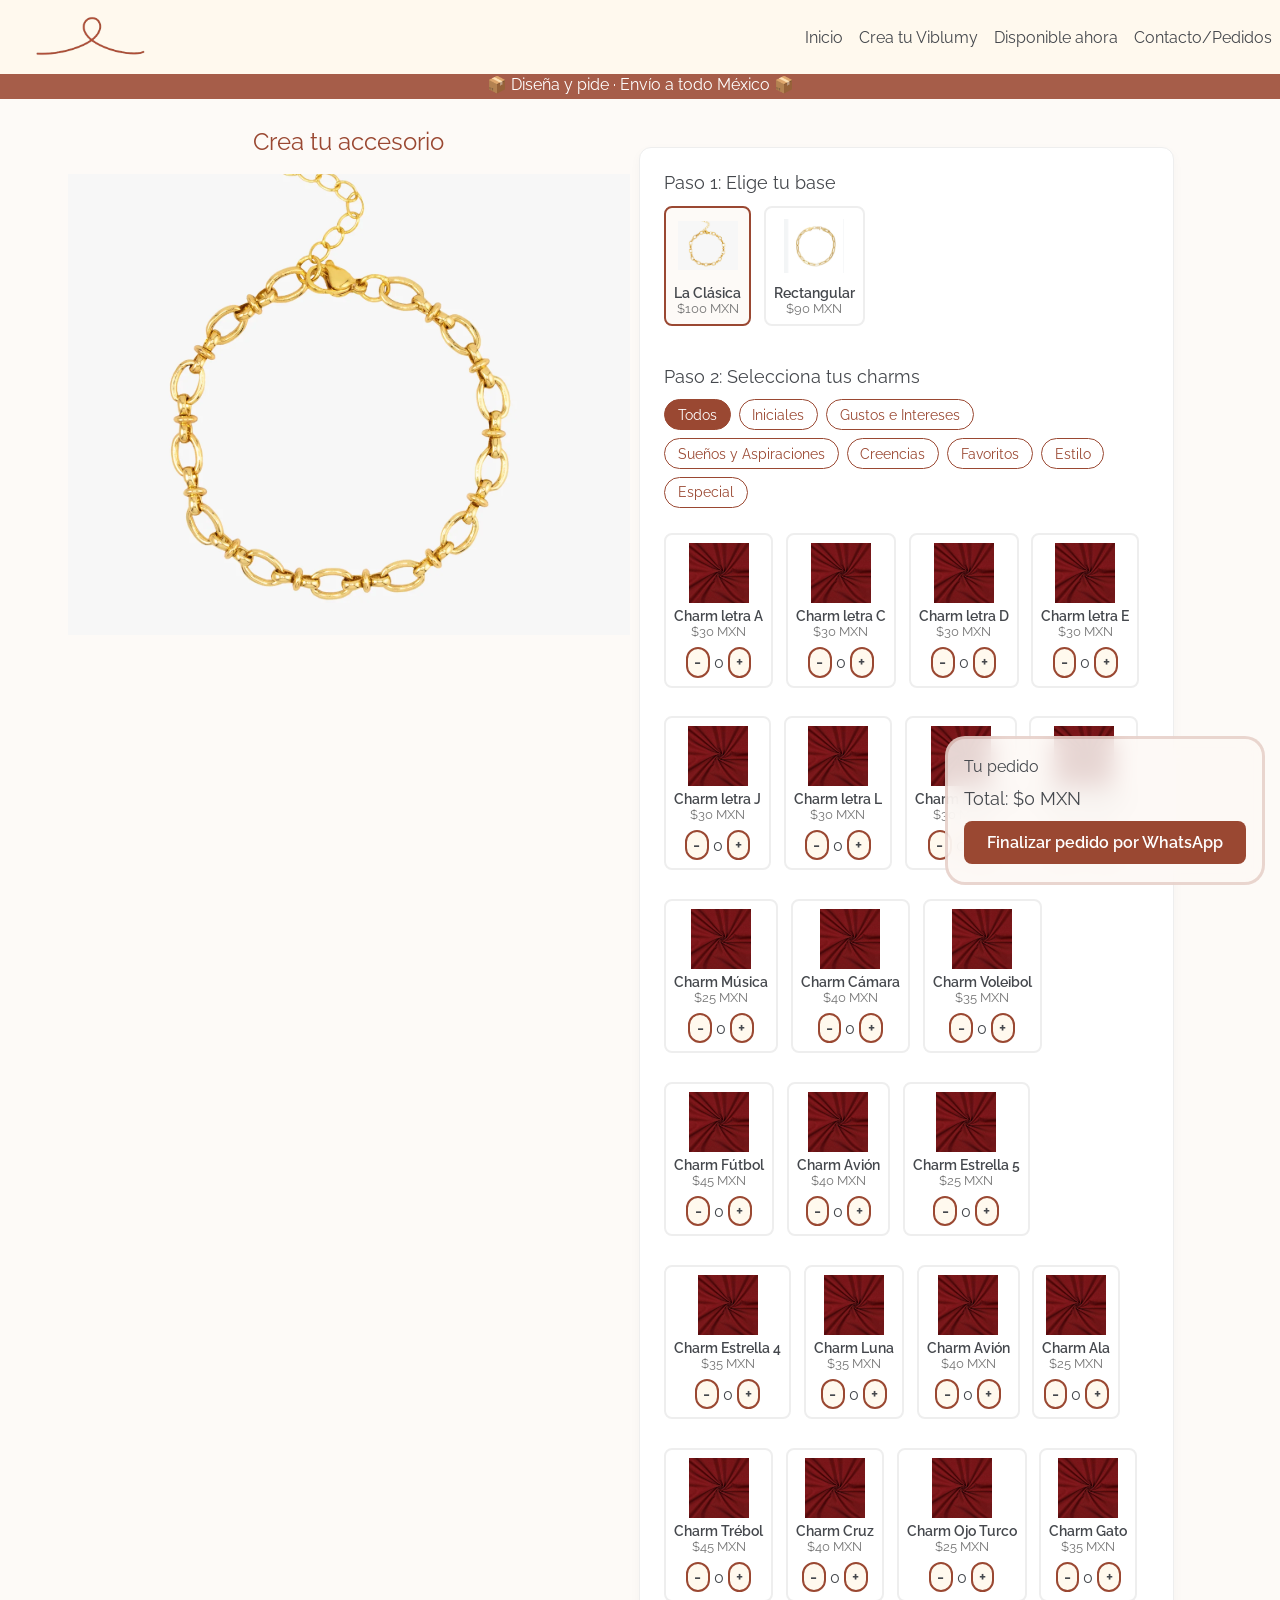
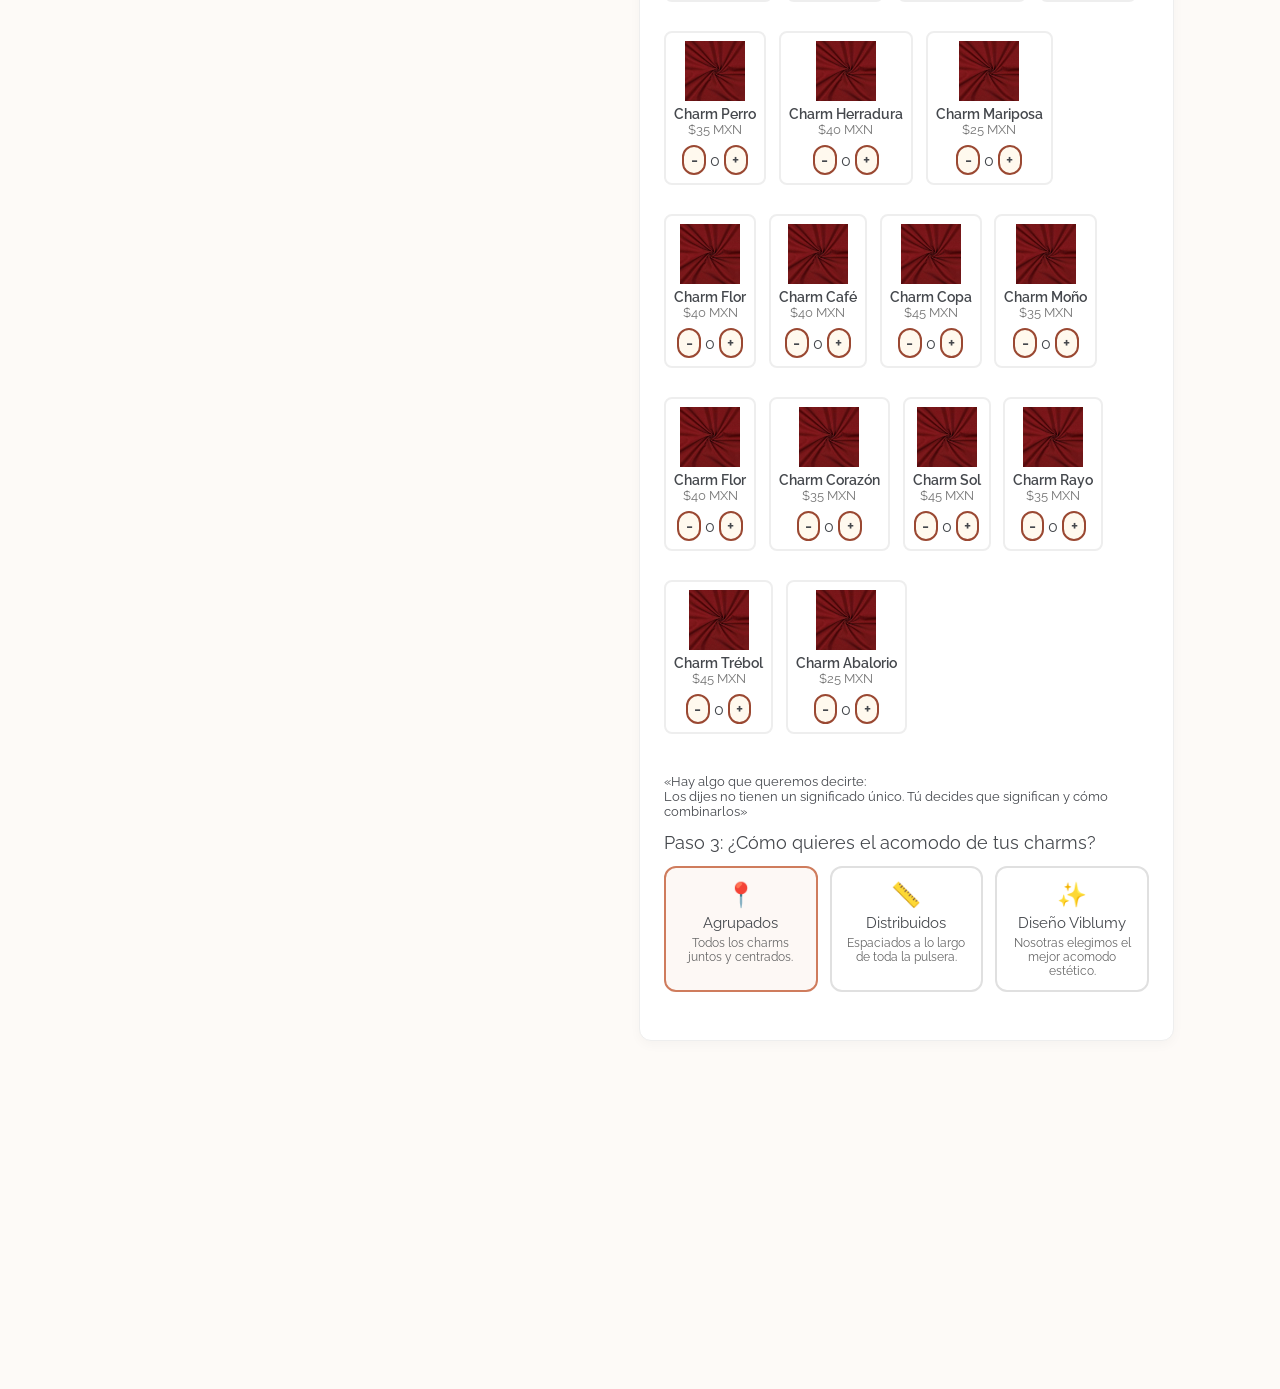
<file: v_pulserasCB.html>
<!DOCTYPE html>
<html lang="es">

<head>
  <meta charset="UTF-8">
  <meta name="viewport" content="width=device-width, initial-scale=1.0">
  <title>Viblumy</title>
  <link rel="icon" href="images/viblumy_icon.ico">
  <link rel="stylesheet" href="https://cdn.jsdelivr.net/npm/bootstrap-icons@1.13.1/font/bootstrap-icons.min.css">
  <link rel="stylesheet" href="styles.css">
</head>

<body>
  <header>
    <img class="logo" src="./images/viblumy_icon.png" alt="Logo">
    <button id="abrir" class="abrir-menu"><i class="bi bi-list"></i></button>
    <nav class="nav" id="nav">
      <button class="cerrar-menu" id="cerrar"><i class="bi bi-x-circle"></i></button>
      <ul class="nav-list">
        <li><a href="index.html">Inicio</a></li>
        <li><a href="index.html#catalogo">Crea tu Viblumy</a></li>
        <li><a href="v_disponib.html">Disponible ahora</a></li>
        <li><a href="v_contact.html">Contacto/Pedidos</a></li>
      </ul>
    </nav>
  </header>

  <div class="marquesina">
    <p>📦 Diseña y pide · Envío a todo México 📦</p>
  </div>

  <main class="personalizador-wrapper">
    <!-- COLUMNA IZQUIERDA: LIENZO Y PREVISUALIZACIÓN -->
    <section class="lienzo-seccion">
      <h3 class="titulo-lienzo">Crea tu accesorio</h3>
      <div class="lienzo-contenedor">
        <!-- Foto de la base seleccionada -->
        <img id="pulsera-actual" src="images/pulsera.png" alt="Pulsera Clásica" class="img-base">
      </div>
    </section>

    <!-- TICKET FLOTANTE / LATERAL -->
    <aside class="ticket-sección">
      <div class="ticket-flotante">
        <div class="ticket-contenido">
          <h3>Tu pedido</h3>

          <div id="lista-pedido">
            <!-- JS agregará la base seleccionada y los charms -->
          </div>

          <div class="ticket-total">
            <strong>Total: <span id="precio-total">$0 MXN</span></strong>
          </div>

          <button id="btn-whatsapp" class="btn-finalizar">
            Finalizar pedido por WhatsApp
          </button>
        </div>
      </div>
    </aside>

    <!-- COLUMNA DERECHA: PANEL DE OPCIONES -->
    <section class="panel-seccion">

      <!-- 1. SELECCIONAR CADENA BASE -->
      <div class="bloque-opcion">
        <h3 class="subtitulo-seccion">Paso 1: Elige tu base</h3>
        <div class="pulsera-grid">
          <!-- Cadena 1 -->
          <div class="tarjeta-pulsera activa" data-nombre="La Clásica" data-estilo="clasica"
            data-img="images/pulsera.png" data-tipo="pulsera">
            <img src="images/pulsera.png" alt="Pulsera Clásica">
            <p class="nombre">La Clásica</p>
            <p class="precio">$100 MXN</p>
          </div>
          <!-- Cadena 2 -->
          <div class="tarjeta-pulsera" data-nombre="Rectangular" data-estilo="rectangular"
            data-img="images/pulsera2.png" data-tipo="pulsera">
            <img src="images/pulsera2.png" alt="Pulsera Rectangular">
            <p class="nombre">Rectangular</p>
            <p class="precio">$90 MXN</p>
          </div>
        </div>
      </div> <!-- Fin Paso 1 -->

      <!-- 2. SELECCIONAR CHARMS -->
      <div class="bloque-opcion">
        <h3 class="subtitulo-seccion">Paso 2: Selecciona tus charms</h3>

        <div class="filtros-contenedor">
          <!-- Pestañas Principales (Categorías) -->
          <div class="pestañas-categorias">
            <button class="btn-cat activa" data-cat="todos">Todos</button>
            <button class="btn-cat" data-cat="iniciales">Iniciales</button>
            <button class="btn-cat" data-cat="gustos">Gustos e Intereses</button>
            <button class="btn-cat" data-cat="sueños">Sueños y Aspiraciones</button>
            <button class="btn-cat" data-cat="creencias">Creencias</button>
            <button class="btn-cat" data-cat="favoritos">Favoritos</button>
            <button class="btn-cat" data-cat="estilo">Estilo</button>
            <button class="btn-cat" data-cat="especial">Especial</button>
          </div>

          <!-- Pestañas Secundarias (Subcategorías) -->
          <!-- <div class="pestañas-subcategorias" id="subcategorias-iniciales" style="display: none;">
            <button class="btn-subcat" data-sub="iniciales">Iniciales</button>
            <button class="btn-subcat" data-sub="zodiaco">Signos Zodiacales</button>
          </div>

          <div class="pestañas-subcategorias" id="subcategorias-gustos" style="display: none;">
            <button class="btn-subcat" data-sub="musica">Música</button>
            <button class="btn-subcat" data-sub="fotografia">Fotografía</button>
            <button class="btn-subcat" data-sub="deporte">Deporte</button>
            <button class="btn-subcat" data-sub="viaje">Viaje</button>
          </div>

          <div class="pestañas-subcategorias" id="subcategorias-sueños" style="display: none;">
            <button class="btn-subcat" data-sub="estrella">Estrella</button>
            <button class="btn-subcat" data-sub="luna">Luna</button>
            <button class="btn-subcat" data-sub="corona">Corona</button>
            <button class="btn-subcat" data-sub="avion">Avión</button>
            <button class="btn-subcat" data-sub="llave">Llave</button>
            <button class="btn-subcat" data-sub="angel">Ángel</button>
            <button class="btn-subcat" data-sub="trebol">Trébol</button>
          </div>

          <div class="pestañas-subcategorias" id="subcategorias-favoritos" style="display: none;">
            <button class="btn-subcat" data-sub="gato">Gato</button>
            <button class="btn-subcat" data-sub="perro">Perro</button>
            <button class="btn-subcat" data-sub="caballo">Caballo</button>
            <button class="btn-subcat" data-sub="mariposa">Mariposa</button>
            <button class="btn-subcat" data-sub="flor">Flor</button>
            <button class="btn-subcat" data-sub="frutas">Frutas</button>
            <button class="btn-subcat" data-sub="bebida">Bebida</button>
          </div>

          <div class="pestañas-subcategorias" id="subcategorias-estilo" style="display: none;">
            <button class="btn-subcat" data-sub="moño">Moño</button>
            <button class="btn-subcat" data-sub="corazon">Corazón</button>
            <button class="btn-subcat" data-sub="estrella">Estrella</button>
            <button class="btn-subcat" data-sub="flor">Flor</button>
            <button class="btn-subcat" data-sub="geometrico">Geométrico</button>
            <button class="btn-subcat" data-sub="angel">Ángel</button>
            <button class="btn-subcat" data-sub="sol-luna">Sol / Luna</button>
          </div>

          <div class="pestañas-subcategorias" id="subcategorias-especial" style="display: none;">
            <button class="btn-subcat" data-sub="abalorio">Circonita</button>
            <button class="btn-subcat" data-sub="esmaltado">Esmaltado</button>
            <button class="btn-subcat" data-sub="cuenta">Cuenta</button>
          </div> -->

          <!-- Cuadrícula de charms -->
          <div class="charm-grid" id="catalogo-charms">
            <!-- Dijes Iniciales -->
            <div class="tarjeta-charm" data-id="charm-A" data-nombre="Charm letra A" data-cat="iniciales"
              data-img="images/dijes.jpeg">
              <img src="images/dijes.jpeg" alt="letra A">
              <p class="nombre">Charm letra A</p>
              <p class="precio">$30 MXN</p>
              <div class="contador-box">
                <button class="btn-cant btn-restar">-</button>
                <span class="cant-num">0</span>
                <button class="btn-cant btn-sumar">+</button>
              </div>
            </div>
            <div class="tarjeta-charm" data-id="charm-C" data-nombre="Charm letra C" data-cat="iniciales"
              data-img="images/dijes.jpeg">
              <img src="images/dijes.jpeg" alt="letra C">
              <p class="nombre">Charm letra C</p>
              <p class="precio">$30 MXN</p>
              <div class="contador-box">
                <button class="btn-cant btn-restar">-</button>
                <span class="cant-num">0</span>
                <button class="btn-cant btn-sumar">+</button>
              </div>
            </div>
            <div class="tarjeta-charm" data-id="charm-D" data-nombre="Charm letra D" data-cat="iniciales"
              data-img="images/dijes.jpeg">
              <img src="images/dijes.jpeg" alt="letra D">
              <p class="nombre">Charm letra D</p>
              <p class="precio">$30 MXN</p>
              <div class="contador-box">
                <button class="btn-cant btn-restar">-</button>
                <span class="cant-num">0</span>
                <button class="btn-cant btn-sumar">+</button>
              </div>
            </div>
            <div class="tarjeta-charm" data-id="charm-E" data-nombre="Charm letra E" data-cat="iniciales"
              data-img="images/dijes.jpeg">
              <img src="images/dijes.jpeg" alt="letra E">
              <p class="nombre">Charm letra E</p>
              <p class="precio">$30 MXN</p>
              <div class="contador-box">
                <button class="btn-cant btn-restar">-</button>
                <span class="cant-num">0</span>
                <button class="btn-cant btn-sumar">+</button>
              </div>
            </div>
            <div class="tarjeta-charm" data-id="charm-J" data-nombre="Charm letra J" data-cat="iniciales"
              data-img="images/dijes.jpeg">
              <img src="images/dijes.jpeg" alt="letra J">
              <p class="nombre">Charm letra J</p>
              <p class="precio">$30 MXN</p>
              <div class="contador-box">
                <button class="btn-cant btn-restar">-</button>
                <span class="cant-num">0</span>
                <button class="btn-cant btn-sumar">+</button>
              </div>
            </div>
            <div class="tarjeta-charm" data-id="charm-L" data-nombre="Charm letra L" data-cat="iniciales"
              data-img="images/dijes.jpeg">
              <img src="images/dijes.jpeg" alt="letra L">
              <p class="nombre">Charm letra L</p>
              <p class="precio">$30 MXN</p>
              <div class="contador-box">
                <button class="btn-cant btn-restar">-</button>
                <span class="cant-num">0</span>
                <button class="btn-cant btn-sumar">+</button>
              </div>
            </div>
            <div class="tarjeta-charm" data-id="charm-M" data-nombre="Charm letra M" data-cat="iniciales"
              data-img="images/dijes.jpeg">
              <img src="images/dijes.jpeg" alt="letra M">
              <p class="nombre">Charm letra M</p>
              <p class="precio">$30 MXN</p>
              <div class="contador-box">
                <button class="btn-cant btn-restar">-</button>
                <span class="cant-num">0</span>
                <button class="btn-cant btn-sumar">+</button>
              </div>
            </div>
            <div class="tarjeta-charm" data-id="charm-S" data-nombre="Charm letra S" data-cat="iniciales"
              data-img="images/dijes.jpeg">
              <img src="images/dijes.jpeg" alt="letra S">
              <p class="nombre">Charm letra S</p>
              <p class="precio">$30 MXN</p>
              <div class="contador-box">
                <button class="btn-cant btn-restar">-</button>
                <span class="cant-num">0</span>
                <button class="btn-cant btn-sumar">+</button>
              </div>
            </div>

            <!-- Dijes Gustos e Intereses-->
            <div class="tarjeta-charm" data-id="charm-Música" data-nombre="Charm Música" data-cat="gustos"
              data-img="images/dijes.jpeg">
              <img src="images/dijes.jpeg" alt="Música">
              <p class="nombre">Charm Música</p>
              <p class="precio">$25 MXN</p>
              <div class="contador-box">
                <button class="btn-cant btn-restar">-</button>
                <span class="cant-num">0</span>
                <button class="btn-cant btn-sumar">+</button>
              </div>
            </div>
            <div class="tarjeta-charm" data-id="charm-Cámara" data-nombre="Charm Cámara" data-cat="gustos"
              data-img="images/dijes.jpeg">
              <img src="images/dijes.jpeg" alt="Cámara">
              <p class="nombre">Charm Cámara</p>
              <p class="precio">$40 MXN</p>
              <div class="contador-box">
                <button class="btn-cant btn-restar">-</button>
                <span class="cant-num">0</span>
                <button class="btn-cant btn-sumar">+</button>
              </div>
            </div>
            <div class="tarjeta-charm" data-id="charm-DeporteVoli" data-nombre="Charm Voleibol" data-cat="gustos"
              data-img="images/dijes.jpeg">
              <img src="images/dijes.jpeg" alt="Voleibol">
              <p class="nombre">Charm Voleibol</p>
              <p class="precio">$35 MXN</p>
              <div class="contador-box">
                <button class="btn-cant btn-restar">-</button>
                <span class="cant-num">0</span>
                <button class="btn-cant btn-sumar">+</button>
              </div>
            </div>
            <div class="tarjeta-charm" data-id="charm-DeporteFut" data-nombre="Charm Fútbol" data-cat="gustos"
              data-img="images/dijes.jpeg">
              <img src="images/dijes.jpeg" alt="Fútbol">
              <p class="nombre">Charm Fútbol</p>
              <p class="precio">$45 MXN</p>
              <div class="contador-box">
                <button class="btn-cant btn-restar">-</button>
                <span class="cant-num">0</span>
                <button class="btn-cant btn-sumar">+</button>
              </div>
            </div>
            <div class="tarjeta-charm" data-id="charm-Avión" data-nombre="Charm Avión" data-cat="gustos"
              data-img="images/dijes.jpeg">
              <img src="images/dijes.jpeg" alt="Avión">
              <p class="nombre">Charm Avión</p>
              <p class="precio">$40 MXN</p>
              <div class="contador-box">
                <button class="btn-cant btn-restar">-</button>
                <span class="cant-num">0</span>
                <button class="btn-cant btn-sumar">+</button>
              </div>
            </div>

            <!-- Dijes Sueños y Aspiraciones -->
            <div class="tarjeta-charm" data-id="charm-Estrella5" data-nombre="Charm Estrella5" data-cat="sueños"
              data-img="images/dijes.jpeg">
              <img src="images/dijes.jpeg" alt="Estrella5">
              <p class="nombre">Charm Estrella 5</p>
              <p class="precio">$25 MXN</p>
              <div class="contador-box">
                <button class="btn-cant btn-restar">-</button>
                <span class="cant-num">0</span>
                <button class="btn-cant btn-sumar">+</button>
              </div>
            </div>
            <div class="tarjeta-charm" data-id="charm-Estrella4" data-nombre="Charm Estrella4" data-cat="sueños"
              data-img="images/dijes.jpeg">
              <img src="images/dijes.jpeg" alt="Estrella4">
              <p class="nombre">Charm Estrella 4</p>
              <p class="precio">$35 MXN</p>
              <div class="contador-box">
                <button class="btn-cant btn-restar">-</button>
                <span class="cant-num">0</span>
                <button class="btn-cant btn-sumar">+</button>
              </div>
            </div>
            <div class="tarjeta-charm" data-id="charm-Luna" data-nombre="Charm Luna" data-cat="sueños"
              data-img="images/dijes.jpeg">
              <img src="images/dijes.jpeg" alt="Luna">
              <p class="nombre">Charm Luna</p>
              <p class="precio">$35 MXN</p>
              <div class="contador-box">
                <button class="btn-cant btn-restar">-</button>
                <span class="cant-num">0</span>
                <button class="btn-cant btn-sumar">+</button>
              </div>
            </div>
            <div class="tarjeta-charm" data-id="charm-Avión" data-nombre="Charm Avión" data-cat="sueños"
              data-img="images/dijes.jpeg">
              <img src="images/dijes.jpeg" alt="Avión">
              <p class="nombre">Charm Avión</p>
              <p class="precio">$40 MXN</p>
              <div class="contador-box">
                <button class="btn-cant btn-restar">-</button>
                <span class="cant-num">0</span>
                <button class="btn-cant btn-sumar">+</button>
              </div>
            </div>


            <!-- Dijes Creencias -->
            <div class="tarjeta-charm" data-id="charm-Ala" data-nombre="Charm Ala" data-cat="creencias"
              data-img="images/dijes.jpeg">
              <img src="images/dijes.jpeg" alt="Ala">
              <p class="nombre">Charm Ala</p>
              <p class="precio">$25 MXN</p>
              <div class="contador-box">
                <button class="btn-cant btn-restar">-</button>
                <span class="cant-num">0</span>
                <button class="btn-cant btn-sumar">+</button>
              </div>
            </div>
            <div class="tarjeta-charm" data-id="charm-Trébol" data-nombre="Charm Trébol" data-cat="creencias"
              data-img="images/dijes.jpeg">
              <img src="images/dijes.jpeg" alt="Trébol">
              <p class="nombre">Charm Trébol</p>
              <p class="precio">$45 MXN</p>
              <div class="contador-box">
                <button class="btn-cant btn-restar">-</button>
                <span class="cant-num">0</span>
                <button class="btn-cant btn-sumar">+</button>
              </div>
            </div>
            <div class="tarjeta-charm" data-id="charm-Cruz" data-nombre="Charm Cruz" data-cat="creencias"
              data-img="images/dijes.jpeg">
              <img src="images/dijes.jpeg" alt="Cruz">
              <p class="nombre">Charm Cruz</p>
              <p class="precio">$40 MXN</p>
              <div class="contador-box">
                <button class="btn-cant btn-restar">-</button>
                <span class="cant-num">0</span>
                <button class="btn-cant btn-sumar">+</button>
              </div>
            </div>
            <div class="tarjeta-charm" data-id="charm-Ojo" data-nombre="Charm Ojo" data-cat="creencias"
              data-img="images/dijes.jpeg">
              <img src="images/dijes.jpeg" alt="Ojo Turco">
              <p class="nombre">Charm Ojo Turco</p>
              <p class="precio">$25 MXN</p>
              <div class="contador-box">
                <button class="btn-cant btn-restar">-</button>
                <span class="cant-num">0</span>
                <button class="btn-cant btn-sumar">+</button>
              </div>
            </div>

            <!-- Dijes Favoritos -->
            <div class="tarjeta-charm" data-id="charm-Gato" data-nombre="Charm Gato" data-cat="favoritos"
              data-img="images/dijes.jpeg">
              <img src="images/dijes.jpeg" alt="Gato">
              <p class="nombre">Charm Gato</p>
              <p class="precio">$35 MXN</p>
              <div class="contador-box">
                <button class="btn-cant btn-restar">-</button>
                <span class="cant-num">0</span>
                <button class="btn-cant btn-sumar">+</button>
              </div>
            </div>
            <div class="tarjeta-charm" data-id="charm-Perro" data-nombre="Charm Perro" data-cat="favoritos"
              data-img="images/dijes.jpeg">
              <img src="images/dijes.jpeg" alt="Perro">
              <p class="nombre">Charm Perro</p>
              <p class="precio">$35 MXN</p>
              <div class="contador-box">
                <button class="btn-cant btn-restar">-</button>
                <span class="cant-num">0</span>
                <button class="btn-cant btn-sumar">+</button>
              </div>
            </div>
            <div class="tarjeta-charm" data-id="charm-Herradura" data-nombre="Charm Herradura" data-cat="favoritos"
              data-img="images/dijes.jpeg">
              <img src="images/dijes.jpeg" alt="Herradura">
              <p class="nombre">Charm Herradura</p>
              <p class="precio">$40 MXN</p>
              <div class="contador-box">
                <button class="btn-cant btn-restar">-</button>
                <span class="cant-num">0</span>
                <button class="btn-cant btn-sumar">+</button>
              </div>
            </div>
            <div class="tarjeta-charm" data-id="charm-Mariposa" data-nombre="Charm Mariposa" data-cat="favoritos"
              data-img="images/dijes.jpeg">
              <img src="images/dijes.jpeg" alt="Mariposa">
              <p class="nombre">Charm Mariposa</p>
              <p class="precio">$25 MXN</p>
              <div class="contador-box">
                <button class="btn-cant btn-restar">-</button>
                <span class="cant-num">0</span>
                <button class="btn-cant btn-sumar">+</button>
              </div>
            </div>
            <div class="tarjeta-charm" data-id="charm-Flor" data-nombre="Charm Flor" data-cat="favoritos"
              data-img="images/dijes.jpeg">
              <img src="images/dijes.jpeg" alt="Flor">
              <p class="nombre">Charm Flor</p>
              <p class="precio">$40 MXN</p>
              <div class="contador-box">
                <button class="btn-cant btn-restar">-</button>
                <span class="cant-num">0</span>
                <button class="btn-cant btn-sumar">+</button>
              </div>
            </div>
            <div class="tarjeta-charm" data-id="charm-Café" data-nombre="Charm Café" data-cat="favoritos"
              data-img="images/dijes.jpeg">
              <img src="images/dijes.jpeg" alt="Café">
              <p class="nombre">Charm Café</p>
              <p class="precio">$40 MXN</p>
              <div class="contador-box">
                <button class="btn-cant btn-restar">-</button>
                <span class="cant-num">0</span>
                <button class="btn-cant btn-sumar">+</button>
              </div>
            </div>
            <div class="tarjeta-charm" data-id="charm-Copa" data-nombre="Charm Copa" data-cat="favoritos"
              data-img="images/dijes.jpeg">
              <img src="images/dijes.jpeg" alt="Copa">
              <p class="nombre">Charm Copa</p>
              <p class="precio">$45 MXN</p>
              <div class="contador-box">
                <button class="btn-cant btn-restar">-</button>
                <span class="cant-num">0</span>
                <button class="btn-cant btn-sumar">+</button>
              </div>
            </div>

            <!-- Dijes Estilo -->
            <div class="tarjeta-charm" data-id="charm-Moño" data-nombre="Charm Moño" data-cat="estilo"
              data-img="images/dijes.jpeg">
              <img src="images/dijes.jpeg" alt="Moño">
              <p class="nombre">Charm Moño</p>
              <p class="precio">$35 MXN</p>
              <div class="contador-box">
                <button class="btn-cant btn-restar">-</button>
                <span class="cant-num">0</span>
                <button class="btn-cant btn-sumar">+</button>
              </div>
            </div>
            <div class="tarjeta-charm" data-id="charm-Flor" data-nombre="Charm Flor" data-cat="estilo"
              data-img="images/dijes.jpeg">
              <img src="images/dijes.jpeg" alt="Flor">
              <p class="nombre">Charm Flor</p>
              <p class="precio">$40 MXN</p>
              <div class="contador-box">
                <button class="btn-cant btn-restar">-</button>
                <span class="cant-num">0</span>
                <button class="btn-cant btn-sumar">+</button>
              </div>
            </div>
            <div class="tarjeta-charm" data-id="charm-Corazón" data-nombre="Charm Corazón" data-cat="estilo"
              data-img="images/dijes.jpeg">
              <img src="images/dijes.jpeg" alt="Corazón">
              <p class="nombre">Charm Corazón</p>
              <p class="precio">$35 MXN</p>
              <div class="contador-box">
                <button class="btn-cant btn-restar">-</button>
                <span class="cant-num">0</span>
                <button class="btn-cant btn-sumar">+</button>
              </div>
            </div>
            <div class="tarjeta-charm" data-id="charm-Sol" data-nombre="Charm Sol" data-cat="estilo"
              data-img="images/dijes.jpeg">
              <img src="images/dijes.jpeg" alt="Sol">
              <p class="nombre">Charm Sol</p>
              <p class="precio">$45 MXN</p>
              <div class="contador-box">
                <button class="btn-cant btn-restar">-</button>
                <span class="cant-num">0</span>
                <button class="btn-cant btn-sumar">+</button>
              </div>
            </div>
            <div class="tarjeta-charm" data-id="charm-Rayo" data-nombre="Charm Rayo" data-cat="estilo"
              data-img="images/dijes.jpeg">
              <img src="images/dijes.jpeg" alt="Rayo">
              <p class="nombre">Charm Rayo</p>
              <p class="precio">$35 MXN</p>
              <div class="contador-box">
                <button class="btn-cant btn-restar">-</button>
                <span class="cant-num">0</span>
                <button class="btn-cant btn-sumar">+</button>
              </div>
            </div>
            <div class="tarjeta-charm" data-id="charm-Trébol" data-nombre="Charm Trébol" data-cat="estilo"
              data-img="images/dijes.jpeg">
              <img src="images/dijes.jpeg" alt="Trébol">
              <p class="nombre">Charm Trébol</p>
              <p class="precio">$45 MXN</p>
              <div class="contador-box">
                <button class="btn-cant btn-restar">-</button>
                <span class="cant-num">0</span>
                <button class="btn-cant btn-sumar">+</button>
              </div>
            </div>

            <!-- Dijes Especial -->
            <div class="tarjeta-charm" data-id="charm-Abalorio" data-nombre="Charm Abalorio" data-cat="estilo"
              data-img="images/dijes.jpeg">
              <img src="images/dijes.jpeg" alt="Abalorio">
              <p class="nombre">Charm Abalorio</p>
              <p class="precio">$25 MXN</p>
              <div class="contador-box">
                <button class="btn-cant btn-restar">-</button>
                <span class="cant-num">0</span>
                <button class="btn-cant btn-sumar">+</button>
              </div>
            </div>

          </div> <!-- Fin catalogo-charms -->
        </div> <!-- Fin filtros-contenedor -->
      </div> <!-- Fin Paso 2 -->

      <h2 class="subtitulo-seccion" style="font-size: 13px">«Hay algo que queremos decirte:<br>Los dijes no tienen un
        significado único. Tú decides que significan y cómo combinarlos»</h2>

      <!-- 3. ACOMODO (DENTRO DE PANEL-SECCION) -->
      <div class="bloque-opcion seccion-acomodo">
        <h3 class="subtitulo-seccion">Paso 3: ¿Cómo quieres el acomodo de tus charms?</h3>

        <div class="acomodo-grid">
          <!-- Opción 1: Agrupados -->
          <label class="tarjeta-acomodo activa">
            <input type="radio" name="estilo_acomodo" value="Agrupados (juntos al centro)" checked hidden>
            <div class="acomodo-contenido">
              <span class="icono-acomodo">📍</span>
              <h4>Agrupados</h4>
              <p>Todos los charms juntos y centrados.</p>
            </div>
          </label>

          <!-- Opción 2: Distribuidos -->
          <label class="tarjeta-acomodo">
            <input type="radio" name="estilo_acomodo" value="Distribuidos (a lo largo)" hidden>
            <div class="acomodo-contenido">
              <span class="icono-acomodo">📏</span>
              <h4>Distribuidos</h4>
              <p>Espaciados a lo largo de toda la pulsera.</p>
            </div>
          </label>

          <!-- Opción 3: A tu criterio / Asesoría -->
          <label class="tarjeta-acomodo">
            <input type="radio" name="estilo_acomodo" value="A tu criterio" hidden>
            <div class="acomodo-contenido">
              <span class="icono-acomodo">✨</span>
              <h4>Diseño Viblumy</h4>
              <p>Nosotras elegimos el mejor acomodo estético.</p>
            </div>
          </label>
        </div>
      </div> <!-- Fin Paso 3 -->

    </section> <!-- Fin panel-seccion -->
  </main>

  <script src="script.js"></script>

  <div style="height: 120px;"></div>
  <div style="height: 20vh; min-height: 140px;"></div>
</body>

</html>
</file>
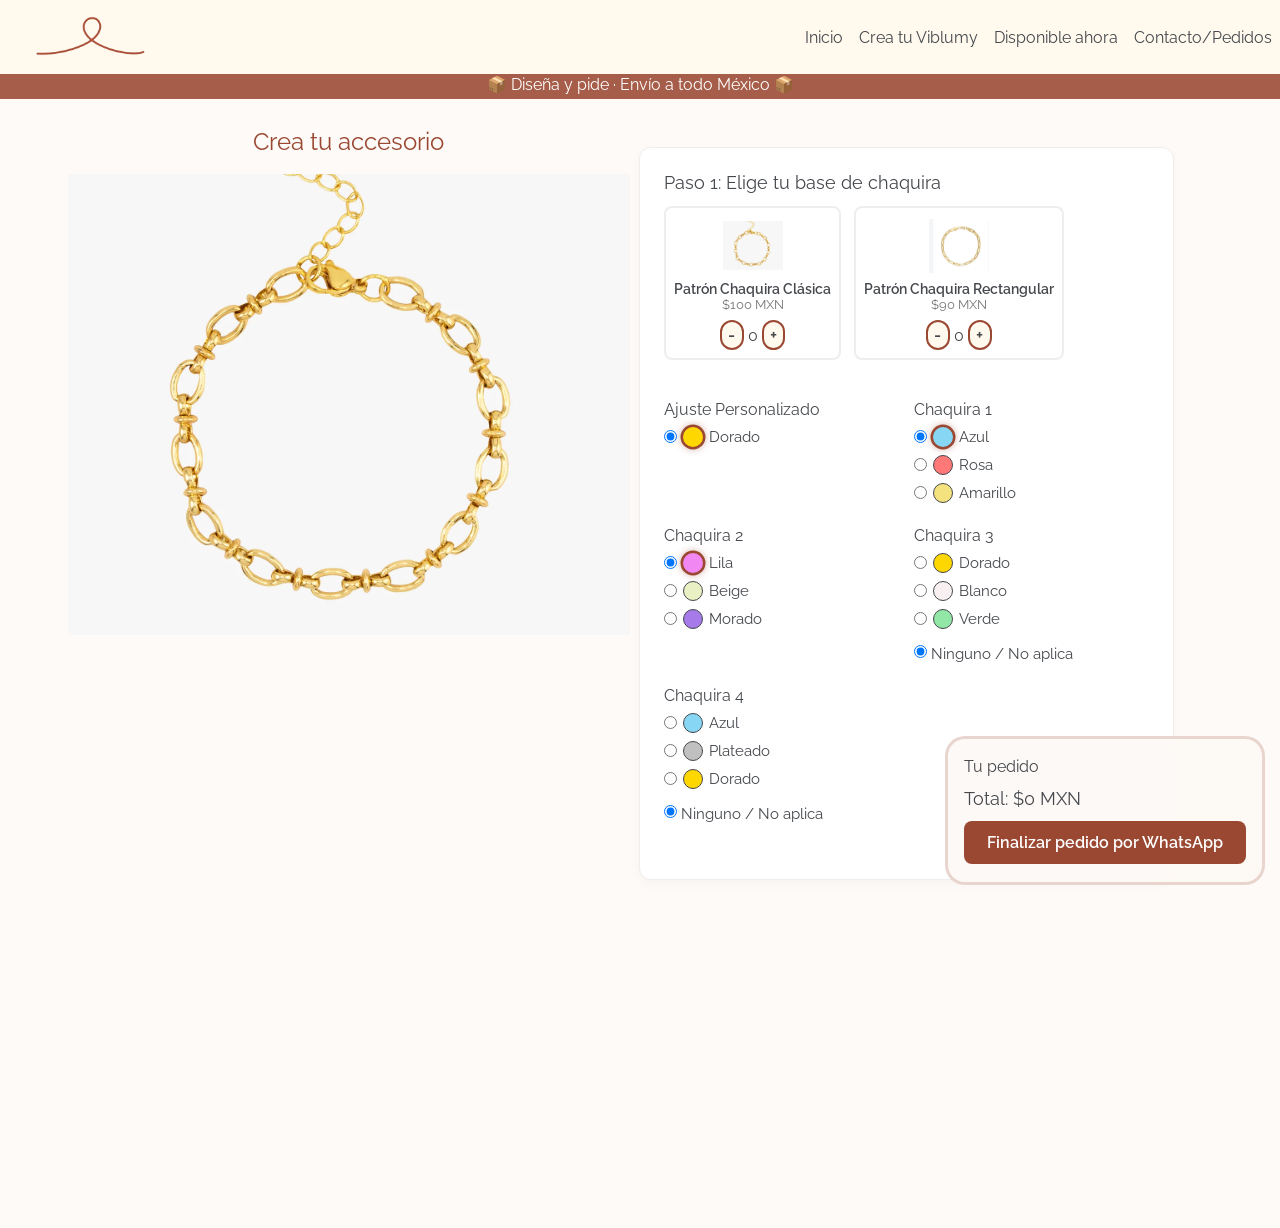
<file: v_pulserasCH.html>
<!DOCTYPE html>
<html lang="es">

<head>
    <meta charset="UTF-8">
    <meta name="viewport" content="width=device-width, initial-scale=1.0">
    <title>Viblumy</title>
    <link rel="icon" href="images/viblumy_icon.ico">
    <link rel="stylesheet" href="https://cdn.jsdelivr.net/npm/bootstrap-icons@1.13.1/font/bootstrap-icons.min.css">
    <link rel="stylesheet" href="styles.css">
</head>

<body>
    <header>
        <img class="logo" src="./images/viblumy_icon.png" alt="Logo">
        <button id="abrir" class="abrir-menu"><i class="bi bi-list"></i></button>
        <nav class="nav" id="nav">
            <button class="cerrar-menu" id="cerrar"><i class="bi bi-x-circle"></i></button>
            <ul class="nav-list">
                <li><a href="index.html">Inicio</a></li>
                <li><a href="index.html#catalogo">Crea tu Viblumy</a></li>
                <li><a href="v_disponib.html">Disponible ahora</a></li>
                <li><a href="v_contact.html">Contacto/Pedidos</a></li>
            </ul>
        </nav>
    </header>

    <div class="marquesina">
        <p>📦 Diseña y pide · Envío a todo México 📦</p>
    </div>

    <main class="personalizador-wrapper">
        <!-- COLUMNA IZQUIERDA: LIENZO Y PREVISUALIZACIÓN -->
        <section class="lienzo-seccion">
            <h3 class="titulo-lienzo">Crea tu accesorio</h3>
            <div class="lienzo-contenedor">
                <img id="pulsera-actual" src="images/pulsera.png" alt="Pulsera Clasica" class="img-base">
            </div>
        </section>

        <aside class="ticket-sección">
            <div class="ticket-flotante">
                <div class="ticket-contenido">
                    <h3>Tu pedido</h3>
                    <div id="lista-pedido">
                        <!-- Aquí JS agregará la base y el patrón de chaquiras -->
                    </div>
                    <div class="ticket-total">
                        <strong>Total: <span id="precio-total">$0 MXN</span></strong>
                    </div>
                    <button id="btn-whatsapp" class="btn-finalizar">
                        Finalizar pedido por WhatsApp
                    </button>
                </div>
            </div>
        </aside>

        <!-- COLUMNA DERECHA: PANEL DE OPCIONES -->
        <section class="panel-seccion">
            <div class="bloque-opcion">
                <h3 class="subtitulo-seccion">Paso 1: Elige tu base de chaquira</h3>
                <div class="pulsera-grid">

                    <!-- Tarjeta 1: AHORA TIENE data-cat="chaquiras" EN EL DIV PRINCIPAL -->
                    <div class="tarjeta-charm" data-nombre="Patrón Chaquira Clásica" data-precio="100"
                        data-cat="chaquiras" data-img="images/pulsera.png">
                        <img src="images/pulsera.png" alt="Pulsera Clásica">
                        <p class="nombre">Patrón Chaquira Clásica</p>
                        <p class="precio">$100 MXN</p>
                        <div class="contador-box">
                            <button class="btn-cant btn-restar">-</button>
                            <span class="cant-num">0</span>
                            <button class="btn-cant btn-sumar">+</button>
                        </div>
                    </div>

                    <!-- Tarjeta 2 -->
                    <div class="tarjeta-charm" data-nombre="Patrón Chaquira Rectangular" data-precio="90"
                        data-cat="chaquiras" data-img="images/pulsera2.png">
                        <img src="images/pulsera2.png" alt="Pulsera Rectangular">
                        <p class="nombre">Patrón Chaquira Rectangular</p>
                        <p class="precio">$90 MXN</p>
                        <div class="contador-box">
                            <button class="btn-cant btn-restar">-</button>
                            <span class="cant-num">0</span>
                            <button class="btn-cant btn-sumar">+</button>
                        </div>
                    </div>

                </div>
            </div>

            <!-- PANEL DE COLORES DE CHAQUIRA -->
            <div class="bloque-opcion">
                <div class="colores-grid">

                    <div class="grupo-seccion">
                        <p class="titulo-opcion">Ajuste Personalizado</p>
                        <label class="colores"><input type="radio" name="color-joyeria" value="Dorado" checked>
                            <div style="background-color: gold;" class="muestra-color"></div>
                            <p>Dorado</p>
                        </label>
                        <!-- <label class="colores"><input type="radio" name="color-joyeria" value="Plateado">
                            <div style="background-color: silver;" class="muestra-color"></div>
                            <p>Plateado</p>
                        </label>-->
                    </div>

                    <div class="grupo-seccion">
                        <p class="titulo-opcion">Chaquira 1</p>
                        <label class="colores"><input type="radio" name="color-chaquira1" value="Azul" checked>
                            <div style="background-color: rgb(135, 214, 243);" class="muestra-color"></div>
                            <p>Azul</p>
                        </label>
                        <label class="colores"><input type="radio" name="color-chaquira1" value="Rosa">
                            <div style="background-color: rgb(255, 120, 120);" class="muestra-color"></div>
                            <p>Rosa</p>
                        </label>
                        <label class="colores"><input type="radio" name="color-chaquira1" value="Amarillo">
                            <div style="background-color: rgb(243, 226, 126);" class="muestra-color"></div>
                            <p>Amarillo</p>
                        </label>
                    </div>

                    <div class="grupo-seccion">
                        <p class="titulo-opcion">Chaquira 2</p>
                        <label class="colores"><input type="radio" name="color-chaquira2" value="Lila" checked>
                            <div style="background-color: rgb(241, 135, 243);" class="muestra-color"></div>
                            <p>Lila</p>
                        </label>
                        <label class="colores"><input type="radio" name="color-chaquira2" value="Beige">
                            <div style="background-color: rgb(233, 240, 196);" class="muestra-color"></div>
                            <p>Beige</p>
                        </label>
                        <label class="colores"><input type="radio" name="color-chaquira2" value="Morado">
                            <div style="background-color: rgb(166, 122, 232);" class="muestra-color"></div>
                            <p>Morado</p>
                        </label>
                    </div>

                    <div class="grupo-seccion">
                        <p class="titulo-opcion">Chaquira 3</p>
                        <label class="colores"><input type="radio" name="color-chaquira3" value="Dorado">
                            <div style="background-color: gold;" class="muestra-color"></div>
                            <p>Dorado</p>
                        </label>
                        <label class="colores"><input type="radio" name="color-chaquira3" value="Blanco">
                            <div style="background-color: rgb(249, 241, 241);" class="muestra-color"></div>
                            <p>Blanco</p>
                        </label>
                        <label class="colores"><input type="radio" name="color-chaquira3" value="Verde">
                            <div style="background-color: rgb(146, 231, 167);" class="muestra-color"></div>
                            <p>Verde</p>
                        </label>
                        <label>
                            <input type="radio" name="color-chaquira3" value="null" checked>
                            <div class="ninguno">Ninguno / No aplica</div>
                        </label>
                    </div>

                    <div class="grupo-seccion">
                        <p class="titulo-opcion">Chaquira 4</p>
                        <label class="colores"><input type="radio" name="color-chaquira4" value="Azul">
                            <div style="background-color: rgb(135, 214, 243);" class="muestra-color"></div>
                            <p>Azul</p>
                        </label>
                        <label class="colores"><input type="radio" name="color-chaquira4" value="Plateado">
                            <div style="background-color: silver;" class="muestra-color"></div>
                            <p>Plateado</p>
                        </label>
                        <label class="colores"><input type="radio" name="color-chaquira4" value="Dorado">
                            <div style="background-color: gold;" class="muestra-color"></div>
                            <p>Dorado</p>
                        </label>
                        <label>
                            <input type="radio" name="color-chaquira4" value="null" checked>
                            <div class="ninguno">Ninguno / No aplica</div>
                        </label>
                    </div>

                </div>
            </div>
        </section>
    </main>

    <script src="script.js"></script>

    <div style="height: 120px;"></div>
    <div style="height: 20vh; min-height: 140px;"></div>
</body>

</html>
</file>
<file: styles.css>
/*Elementos determinados 
Color Terracota: #9a4832
Color Beige: #fff9ee
Color Grafito: #45484d
*/

/*Tipografias*/
@font-face {
  font-family: 'Raleway';
  src: url(fonts/Raleway-Regular.ttf) format(truetype);
  font-weight: 400;
  font-style: normal;
}

@font-face {
  font-family: 'Raleway';
  src: url(fonts/Raleway-SemiBold.ttf) format(truetype);
  font-weight: 800;
  font-style: normal;
}

@font-face {
  font-family: 'Moonjelly';
  src: url(fonts/Moonjelly-Light.otf) format(truetype);
  font-weight: 400;
  font-style: normal;
}

@font-face {
  font-family: 'Moonjelly';
  src: url(fonts/Moonjelly-Bold.otf) format(truetype);
  font-weight: 700;
  font-style: normal;
}

@font-face {
  font-family: 'Alice', sans-serif;
  src: url(fonts/Arvo-Regular.ttf) format(truetype);
  font-weight: 400;
  font-style: normal;
}

@font-face {
  font-family: 'Yeseva', sans-serif;
  src: url(fonts/YesevaOne-Regular.ttf) format(truetype);
  font-weight: 400;
  font-style: normal;
}
@font-face {
  font-family: 'Mango', sans-serif;
  src: url(fonts/MangoCamise-Regular-BF6a6d9352645de.ttf) format(truetype);
  font-weight: 400;
  font-style: normal;
}

@font-face {
  font-family: 'Averia';
  src: url(fonts/AveriaSerifLibre-Regular.ttf) format(truetype);
  font-weight: 400;
  font-style: normal;
}

/* RESET Y REGLAS DE DESPLAZAMIENTO GENERAL */
* {
  margin: 0;
  padding: 0;
  box-sizing: border-box;
  font-family: 'Raleway', sans-serif;
  font-weight: 400;
}

html,
body {
  width: 100%;
  min-height: 100vh;
  overflow-x: hidden;
  /* Evita desplazamiento horizontal no deseado */
  overflow-y: auto;
  /* Asegura que el scroll vertical funcione siempre */
  background-color: #fdfaf7;
  color: #45484d;
  scroll-behavior: smooth;

}

body {
  padding-top: 60px; /* Evita que el header tape el inicio de la página */
}

/* HEADER */
header {
  display: flex;
  align-items: center;
  justify-content: space-between;
  padding: 0.5rem;
  background-color: #fff9ee;
  top: 0;
  z-index: 1000;
  
  /* Usar fixed garantiza que siempre te siga arriba */
  position: fixed;
  top: 0;
  left: 0;
  right: 0;
  width: 100%;
  z-index: 1000;
  
  backdrop-filter: blur(2.5px);
  -webkit-backdrop-filter: blur(3px);
}

.logo {
  max-width: 10rem;
}

.nav-list {
  list-style-type: none;
  display: flex;
  gap: 1rem;
}

.nav-list li a {
  text-decoration: none;
  color: #45484d;
}

.abrir-menu,
.cerrar-menu {
  display: none;
}

/* INICIO */
.hero-content {
  display: flex;
  justify-content: center;
  align-items: center;
  text-align: center;
  flex-direction: column;
  position: relative;
  padding: 0.5rem;
}

.logo-hero {
  max-width: 300px;
  height: auto;
  margin-bottom: 0;
  margin-top: 80px;
}

.viblumy-hero {
  font-family: 'Moonjelly';
  font-weight: 400;
  font-size: 50px;
  color: #9a4832;
  letter-spacing: 5px;
  margin-top: -15px;
  line-height: 1;
  margin-bottom: 20px;
  text-shadow: 1px 0 0 currentColor, -1px 0 0 currentColor;
}

.txt-inicio {
  font-family: 'Averia';
  font-weight: lighter;
  font-size: 20px;
  color: #45484d;
  letter-spacing: 1px;
  margin-bottom: 10px;
}

.boton-comenzar {
  background-color: #fff9ee;
  border: 2px solid #9a4832;
  border-radius: 15px;
  cursor: pointer;
  padding: 10px 20px;
  transition: background-color 0.3s ease, transform 0.3s ease;
}

.boton-comenza {
  text-decoration: none;
  color: #45484d;
  font-family: 'Raleway', sans-serif;
  font-size: 17px;
  font-weight: bold;
}

.boton-comenzar:hover {
  background-color: #f5aa95;
  transform: scale(1.1);
}

/* CREA TU VIBLUMY - INICIO */
#catalogo {
  scroll-margin-top: 80px;
}

.title-cat {
  text-align: center;
  position: relative;
  flex-direction: column;
  padding: 0.5rem;
  margin-top: 400px;
  margin-bottom: -17px;
  font-family: 'Mango';
  font-weight: bold;
  font-size: 40px;
  color: #45484d;
  letter-spacing: 4px;
}

.subt-cat {
  text-align: left;
  position: relative;
  flex-direction: column;
  padding: 3rem;
  margin-top: -40px;
  font-family: 'Yeseva';
  font-weight: bold;
  font-size: 25px;
  color: #45484d;
  letter-spacing: 3px;
}

.btn {
  text-align: center;
  margin-top: -30px;
  margin-bottom: 20px;
  display: inline-flex;
  align-items: center;
  justify-content: center;
  min-width: 380px;
  height: 100px;
  background-color: #fff9ee;
  border: 2px solid #9a4832;
  border-radius: 15px;
  cursor: pointer;
  padding: 10px 20px;
  transition: background-color 0.3s ease, transform 0.3s ease;
  text-decoration: none;
  color: #45484d;
  font-family: 'Raleway', sans-serif;
  font-size: 17px;
  font-weight: bold;
}

.boton-pulseras-charm {
  margin-left: 150px;
  margin-right: 10px;
}

.boton-pulseras-charm:hover {
  background-color: #f5aa95;
}

.boton-colgantes-charm {
  margin-right: 40px;
  margin-left: 10px;
}

.boton-colgantes-charm:hover {
  background-color: #f5aa95;
}

.boton-pulseras-chaqui {
  margin-left: 150px;
  margin-right: 10px;
}

.boton-pulseras-chaqui:hover {
  background-color: #f5aa95;
}

.boton-colgantes-chaqui {
  margin-right: 40px;
  margin-left: 10px;
}

.boton-colgantes-chaqui:hover {
  background-color: #f5aa95;
}

/* DISPONIBLE AHORA */
.catalogo-grid {
  display: grid;
  grid-template-columns: repeat(auto-fit, minmax(160px, 1fr));
  gap: 1.5rem;
  padding: 1rem;
  max-width: 900px;
  margin: 0 auto;
}

.tarjeta-producto {
  background-color: #fff9ee;
  border: 1px solid #9a4832;
  border-radius: 12px;
  overflow: hidden;
  display: flex;
  flex-direction: column;
  justify-content: space-between;
}

.producto-img {
  width: 100%;
  aspect-ratio: 1 / 1;
  object-fit: cover;
}

.producto-info {
  padding: 0.8rem;
  text-align: center;
}

.producto-titulo {
  font-family: 'Raleway', sans-serif;
  font-size: 0.95rem;
  color: #45484d;
  margin-bottom: 0.4rem;
}

.producto-precio {
  font-family: 'Raleway', sans-serif;
  font-weight: bold;
  color: #9a4832;
  margin-bottom: 0.8rem;
}

.btn-comprar {
  display: block;
  background-color: #9a4832;
  color: #fff9ee;
  padding: 0.5rem;
  border-radius: 8px;
  font-family: 'Raleway', sans-serif;
  font-size: 0.85rem;
  font-weight: bold;
  border: none;
  cursor: pointer;
}

.filtros-disponible {
  display: flex;
  justify-content: center;
  gap: 12px;
  margin: 20px 0;
  flex-wrap: wrap;
}

.btn-filtro-da {
  display: inline-flex;
  background-color: transparent;
  color: #45484d;
  border: 2px solid #45484d;
  border-radius: 20px;
  padding: 8px 18px;
  font-size: 14px;
  font-weight: 600;
  font-family: 'Raleway', sans-serif;
  cursor: pointer;
  transition: all 0.3s ease;
}

.btn-filtro-da:hover,
.btn-filtro-da.activa {
  border-color: #9a4832;
}

/* CONTACTO/PEDIDOS */
.caja-mensaje {
  position: relative;
  border: 2px solid #9a4832;
  background-color: transparent;
  border-radius: 8px;
  padding: 1.5rem 1rem;
  text-align: center;
  max-width: 320px;
  margin: 2rem auto;
}

.caja-mensaje::before {
  content: "";
  position: absolute;
  top: -12px;
  left: -12px;
  width: 100%;
  height: 100%;
  border: 3px solid #9a4832;
  border-radius: 8px;
  z-index: -1;
}

.txtc {
  font-family: 'Averia', sans-serif;
  font-weight: 400;
  font-size: 17px;
  color: #45484d;
  letter-spacing: 1px;
  margin-top: 0px;
  margin-bottom: 5px;
  align-items: center;
}

.txt-contacto1 {
  margin-top: -5px;
}

.contenedor-btns-contacto {
  display: flex;
  justify-content: center;
  gap: 5rem;
  align-items: center;
}

.btn-contacto {
  margin-top: 30px;
  display: flex;
  flex-direction: column;
  align-items: center;
  gap: 0.4rem;
  text-decoration: none;
  color: #45484d;
  cursor: pointer;
}

.btn-contacto img {
  width: 70px;
  height: auto;
}

/* Sección FAQ CONTACTO/PEDIDOS */
.seccion-faq {
  max-width: 380px;
  margin: 8rem auto;
  padding: 0 1rem;
}

.seccion-faq h3 {
  color: #45484d;
  font-family: 'Alice', sans-serif;
  font-weight: bold;
  font-size: 1.1rem;
  text-align: center;
  margin-bottom: 1rem;
}

.faq-item {
  background-color: #fff9ee;
  border: 1px solid #9a4832;
  border-radius: 8px;
  margin-bottom: 0.8rem;
  padding: 0.8rem 1rem;
  cursor: pointer;
  transition: all 0.2s ease;
}

.faq-item summary {
  font-family: 'Raleway', sans-serif;
  font-weight: bold;
  color: #45484d;
  font-size: 0.9rem;
  outline: none;
}

.faq-item p {
  margin-top: 0.6rem;
  font-family: 'Raleway', sans-serif;
  font-weight: 400;
  font-size: 0.8rem;
  color: #45484d;
  line-height: 1.4;
}

/* ESTRUCTURA PRINCIPAL DEL PERSONALIZADOR (2 COLUMNAS) */
.personalizador-wrapper {
  display: flex;
  flex-wrap: wrap;
  max-width: 1100px;
  margin: 2rem auto;
  gap: 1.5rem;
  padding: 1rem;
}

.lienzo-seccion {
  flex: 1;
  min-width: 320px;
  display: flex;
  flex-direction: column;
  align-items: center;
  position: relative;
}

.titulo-lienzo {
  font-size: 1.5rem;
  color: #9a4832;
  margin-top: -20px;
  margin-bottom: 2rem;
}

.panel-seccion {
  flex: 1;
  min-width: 320px;
  background: #ffffff;
  padding: 1.5rem;
  border-radius: 12px;
  border: 1px solid #eee;
  box-shadow: 0 4px 12px rgba(0, 0, 0, 0.03);
}

.subtitulo-seccion {
  font-size: 1.1rem;
  color: #45484d;
  margin-bottom: 0.8rem;
}

.bloque-opcion {
  margin-bottom: 1.5rem;
}

/* LIENZO Y BOTONES */
.lienzo-contenedor {
  position: relative;
  width: 100%;
  max-width: 400px;
  height: 400px;
  margin: 1rem auto;
  display: flex;
  justify-content: center;
  align-items: center;
}

.btn-cant {
  text-align: center;
  align-items: center;
  justify-content: center;
  background-color: #fff9ee;
  color: #45484d;
  font-family: 'Raleway', sans-serif;
  font-size: 17px;
  font-weight: bold;
  display: inline-flex;
  border-radius: 25px;
  padding: 0.2rem 0.4rem;
  margin-top: 8px;
  border: 2px solid #9a4832;
  cursor: pointer;
  transition: background-color 0.3s ease, transform 0.3s ease;
}

.btn-cant:hover {
  color: #ffffff;
  background-color: #9a4832;
}

/* SELECCIÓN DE CADENAS Y CATALOGO DE DIJES */
.pulsera-grid,
.charm-grid {
  display: flex;
  flex-wrap: wrap;
  gap: 0.8rem;
  margin-top: 0.8rem;
}

.tarjeta-pulsera,
.tarjeta-charm {
  border: 2px solid #eee;
  border-radius: 8px;
  padding: 0.5rem;
  text-align: center;
  cursor: pointer;
  background: #fff;
  transition: border-color 0.2s ease;
  margin-bottom: 1rem;
}

.tarjeta-charm {
  display: flex;
  flex-direction: column;
  align-items: center;
  justify-content: space-between;
}

.tarjeta-pulsera:hover,
.tarjeta-charm:hover {
  border-color: #d4af37;
}

.tarjeta-pulsera.activa {
  border-color: #9a4832;
  background-color: #fdfaf7;
}

.tarjeta-pulsera img,
.tarjeta-charm img {
  width: 60px;
  height: 60px;
  object-fit: contain;
}

.nombre {
  font-size: 0.85rem;
  font-weight: 600;
  margin-top: 0.3rem;
}

.precio {
  font-size: 0.8rem;
  color: #777;
}

/* CATEGORÍAS Y SUBCATEGORÍAS */
.filtros-contenedor {
  display: flex;
  flex-direction: column;
  gap: 0.8rem;
  margin-top: 0.5rem;
}

.pestañas-categorias

/*,
.pestañas-subcategorias*/
  {
  display: flex;
  flex-wrap: wrap;
  gap: 0.5rem;
}

.btn-cat {
  border: 1px solid #9a4832;
  background: transparent;
  color: #9a4832;
  padding: 0.4rem 0.8rem;
  border-radius: 20px;
  cursor: pointer;
  font-size: 0.85rem;
  transition: all 0.2s ease;
}

.btn-cat.activa {
  background: #9a4832;
  color: #ffffff;
}

/*.btn-subcat {
  border: 1px solid #ccc;
  background: #f8f8f8;
  color: #555;
  padding: 0.3rem 0.7rem;
  border-radius: 15px;
  cursor: pointer;
  font-size: 0.8rem;
  transition: all 0.2s ease;
}

.btn-subcat.activa {
  background: #d4af37;
  color: #ffffff;
  border-color: #d4af37;
}*/

/* TICKET FLOTANTE */
.ticket-flotante {
  position: fixed;
  bottom: 15px;
  right: 15px;
  width: 90%;
  max-width: 320px;
  z-index: 999;
}

.ticket-contenido {
  color: #45484d;
  padding: 18px 16px;
  border-radius: 20px;
  background-color: rgba(253, 248, 245, 0.85);
  backdrop-filter: blur(12px);
  -webkit-backdrop-filter: blur(12px);
  border: 3px solid rgba(154, 72, 50, 0.2);
  position: relative;
}

.ticket-contenido:before {
  position: absolute;
  top: -12px;
  /* Sintaxis corregida */
  left: 50%;
  transform: translateX(-50%);
  background-color: #9a4832;
  color: #ffffff;
  font-size: 0.75rem;
  font-weight: bold;
  letter-spacing: 1px;
  padding: 3px 14px;
  border-radius: 12px;
  box-shadow: 0 2px 5px rgba(0, 0, 0, .2);
}

.ticket-contenido h3 {
  margin: 0 0 10px 0;
  font-size: 1rem;
}

#lista-pedido p {
  margin: 4px 0;
  font-size: 0.9rem;
  color: #45484d;
}

.ticket-total {
  margin: 12px 0;
  font-size: 1.1rem;
}

.btn-finalizar {
  width: 100%;
  background-color: #9a4832;
  color: white;
  border: none;
  padding: 12px;
  border-radius: 8px;
  font-size: 1rem;
  font-weight: bold;
  cursor: pointer;
}

/* ACOMODO */
.acomodo-grid {
  display: grid;
  grid-template-columns: repeat(auto-fit, minmax(130px, 1fr));
  gap: 12px;
  margin-top: 10px;
}

.tarjeta-acomodo {
  border: 2px solid #e0e0e0;
  border-radius: 12px;
  padding: 12px;
  text-align: center;
  cursor: pointer;
  transition: all 0.2s ease;
  background-color: #ffffff;
}

.tarjeta-acomodo.activa {
  border-color: #cf7c5d;
  background-color: #fdf8f5;
}

.icono-acomodo {
  font-size: 1.5rem;
  display: block;
  margin-bottom: 5px;
}

.tarjeta-acomodo h4 {
  margin: 4px 0;
  font-size: 0.95rem;
}

.tarjeta-acomodo p {
  font-size: 0.75rem;
  color: #666;
  margin: 0;
}

/* SELECCIÓN Y MUESTRA DE COLOR EN CHAQUIRAS */
.colores-grid {
  display: grid;
  grid-template-columns: repeat(2, 1fr);
  gap: 15px;
}

.ninguno {
  font-family: 'Raleway', sans-serif;
  font-weight: 400;
  font-size: 15px;
  color: #45484d;
  align-items: center;
  gap: 6px;
  display: inline-block;
  vertical-align: middle;
  margin-top: 0.5rem;
  margin-bottom: 0.5rem;
}

.colores {
  display: flex;
  font-family: 'Raleway', sans-serif;
  font-weight: 400;
  font-size: 15px;
  color: #45484d;
  align-items: center;
  margin-top: 0.5rem;
  margin-bottom: 0.5rem;
  cursor: pointer;
}

.muestra-color {
  display: inline-block;
  width: 20px;
  height: 20px;
  border-radius: 50%;
  border: 1px solid #45484d;
  margin: 0 6px;
  transition: transform 0.2s ease, border-color 0.2s ease, box-shadow 0.2s ease;
}

/* ANIMACIÓN: El círculo de chaquira crece y resalta al seleccionarse */
.colores input[type="radio"]:checked+.muestra-color {
  transform: scale(1.25);
  border: 2px solid #9a4832;
  box-shadow: 0 0 6px rgba(154, 72, 50, 0.4);
}

/*Marquesina texto Envios*/
.marquesina {
  background-color: rgba(154, 72, 50, 0.878);
  margin-top: 10px;
  text-align: center;
  color: #fff;
  overflow: hidden;
  white-space: nowrap;
  padding: 5px 0;
}

/* AJUSTES RESPONSIVOS (MÓVIL) */
@media screen and (max-width: 550px) {

  .abrir-menu,
  .cerrar-menu {
    display: block;
    border: 0;
    font-size: 1.25rem;
    background-color: transparent;
    color: #45484d;
    cursor: pointer;
  }

  .nav {
    opacity: 0;
    visibility: hidden;
    display: flex;
    flex-direction: column;
    align-items: flex-end;
    gap: 1rem;

    /* Posicionamiento que fuerza ocupar la pantalla completa del teléfono */
    position: fixed;
    top: 0;
    left: auto;
    right: 0;
    bottom: 0;
    
    width: 190px;
    max-width: 200px;
    height: 100vh;
    height: 100dvh;

    background-color: #fff9ee;
    padding: 2rem;
    box-shadow: 0 0 0 100vmax rgba(0, 0, 0, .5);
    z-index: 20000;
    overflow-y: auto;
    
    transition: opacity 0.3s ease, visibility 0.3s ease;
  }

  .nav.visible {
    opacity: 1;
    visibility: visible;
  }

  .nav-list {
    flex-direction: column;
    align-items: flex-end;
  }

  .nav-list li a {
    color: #45484d;
  }

  .logo-hero {
  margin-bottom: 0;
  margin-top: 80px;
}

  .contenedor-btns-contacto{
    gap: 2.5rem;
  }

  .title-cat {
    margin-bottom: 10px;
  }

  /*.subt-cat {
    margin-bottom: -30px;
  }*/

  .btn {
    display: flex;
    text-align: center;
    align-items: center;
    justify-content: center;
    margin-top: 15px;
    margin-bottom: 20px;
    margin-left: auto;
    margin-right: auto;
    min-width: unset;
    width: 90%;
    max-width: 200px;
  }
}
</file>
